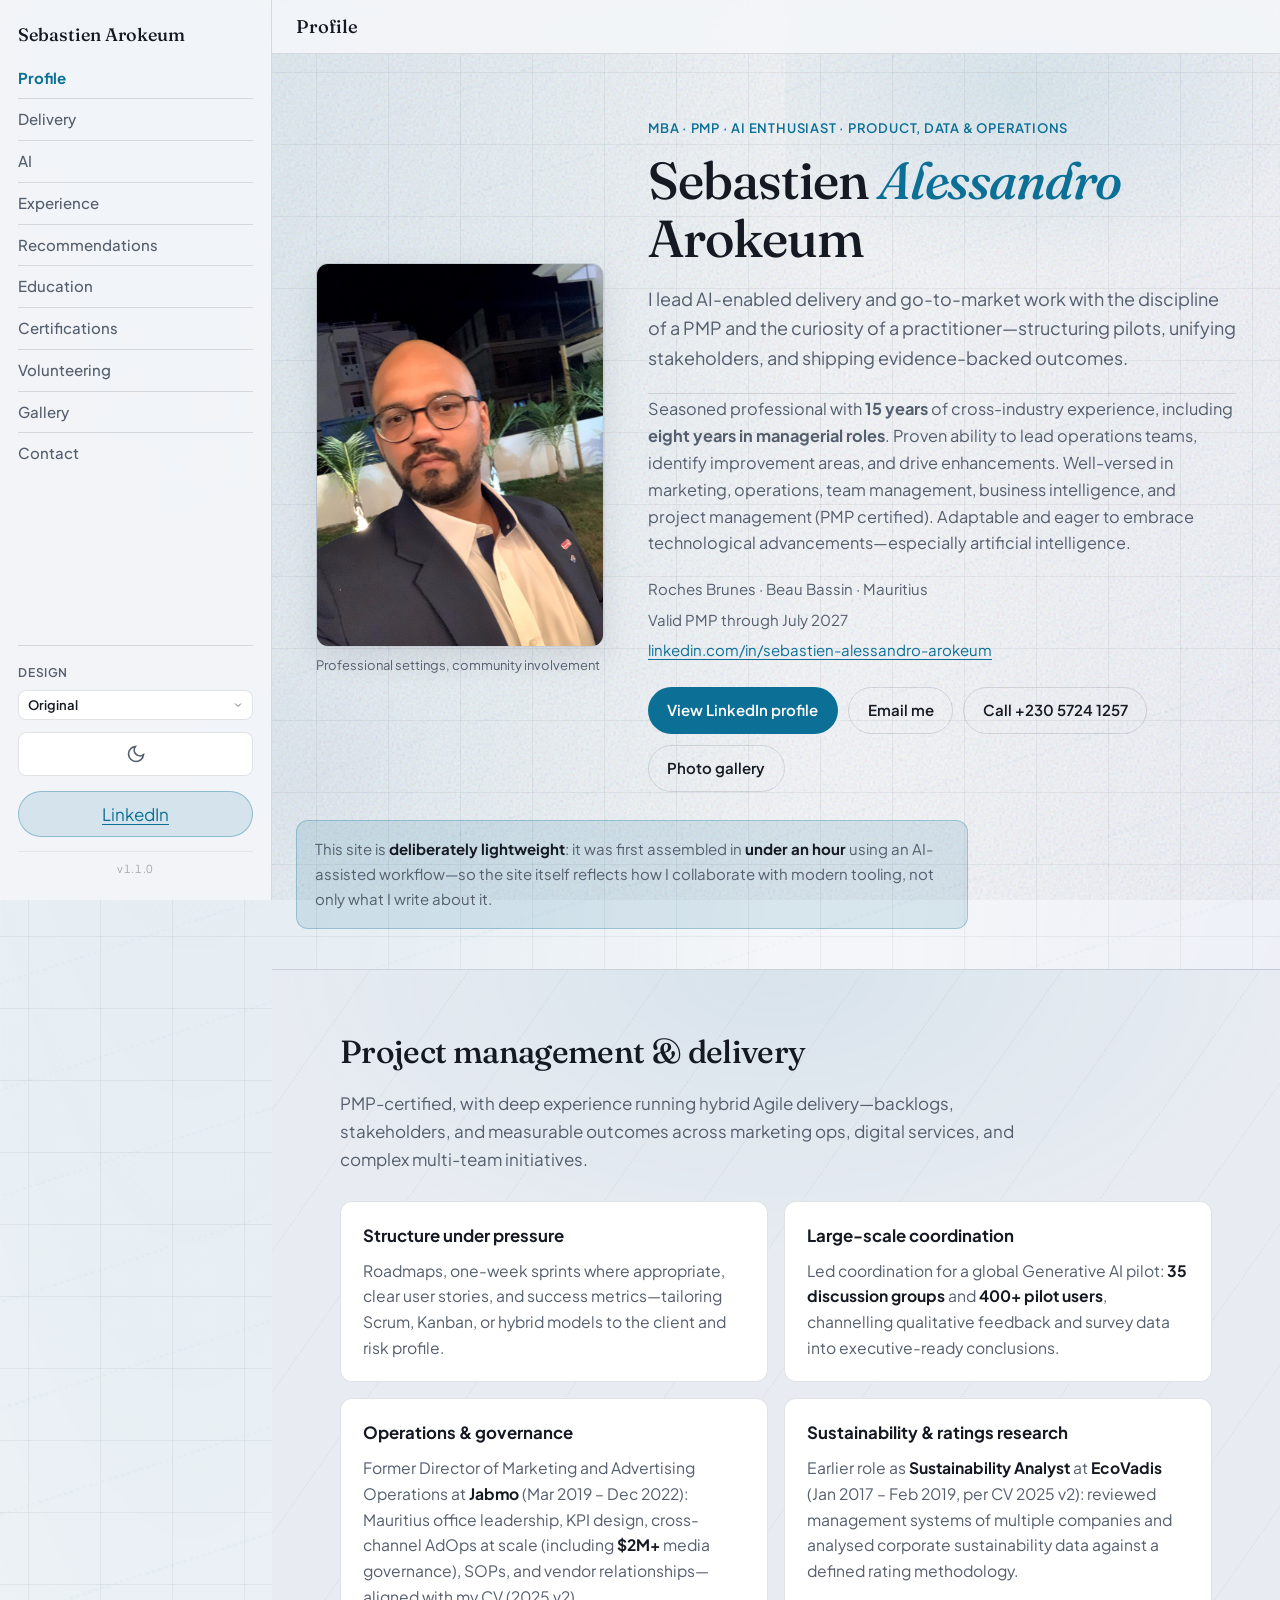
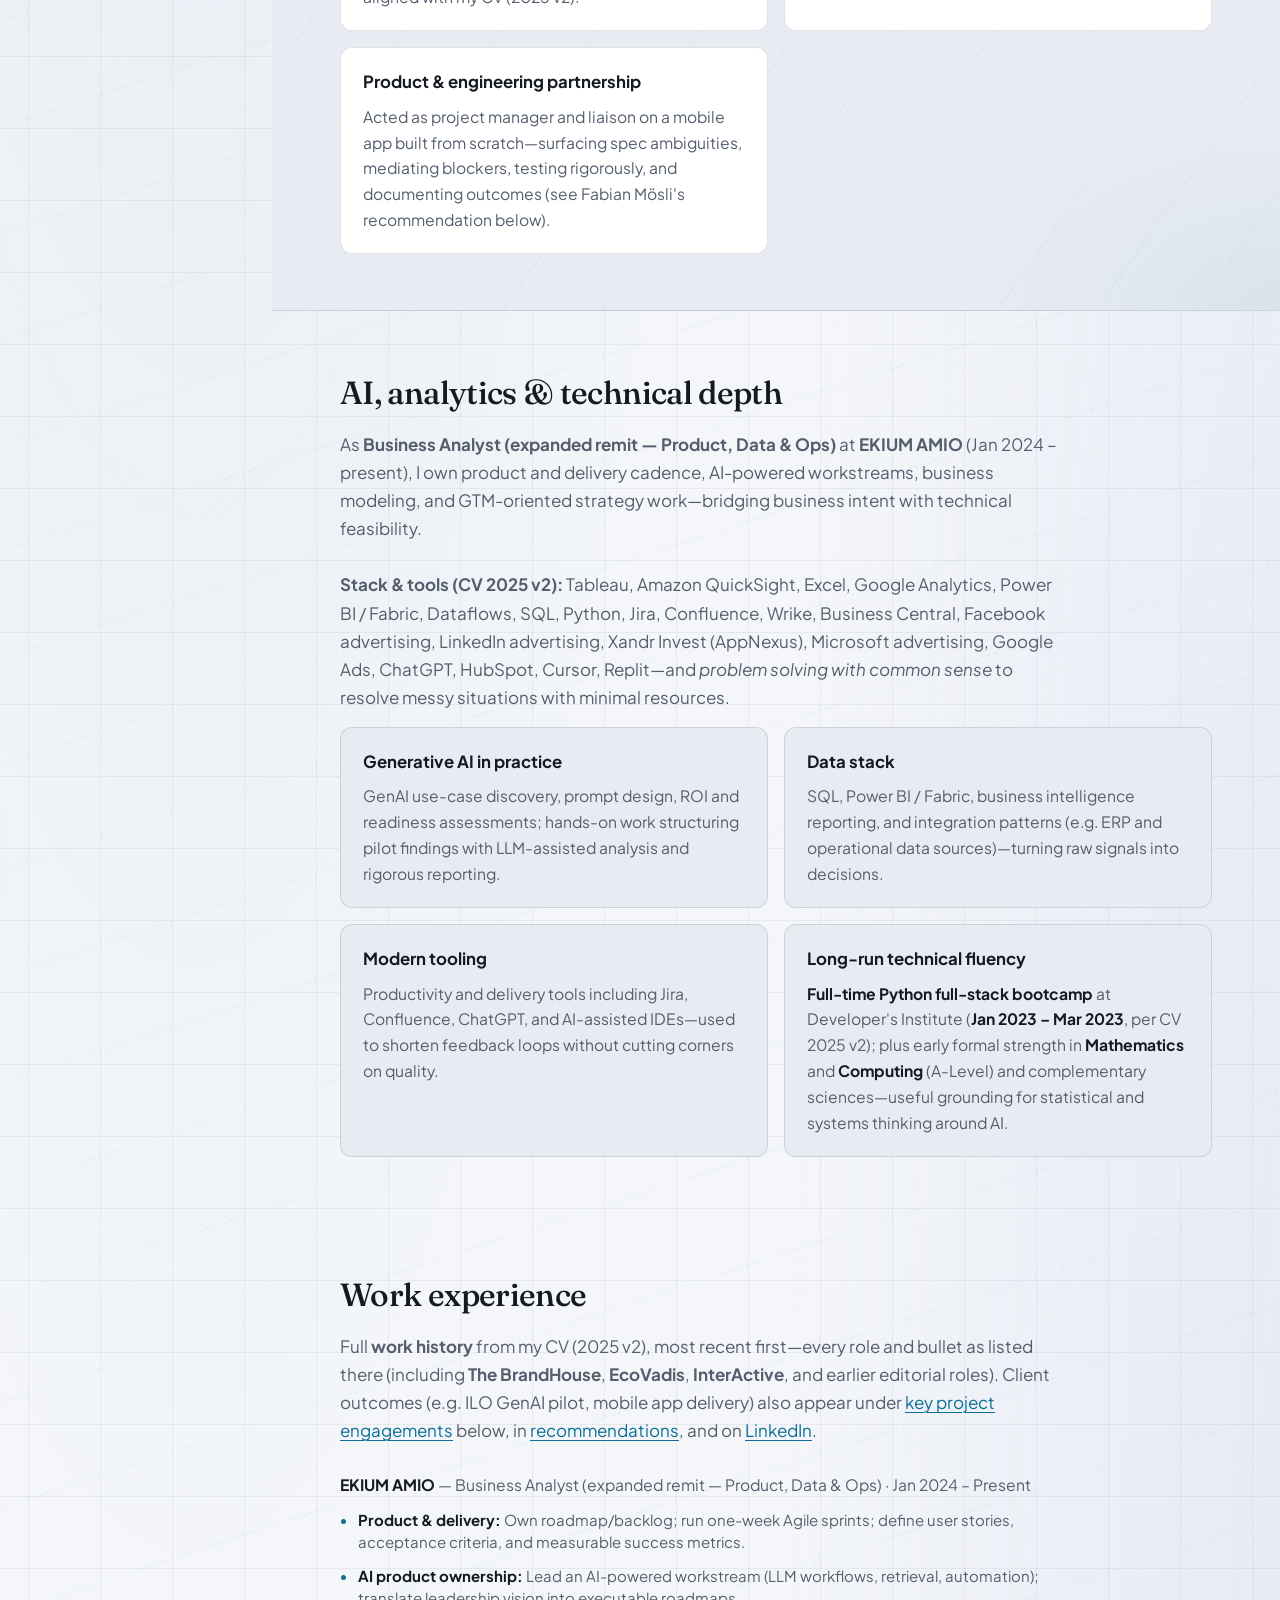
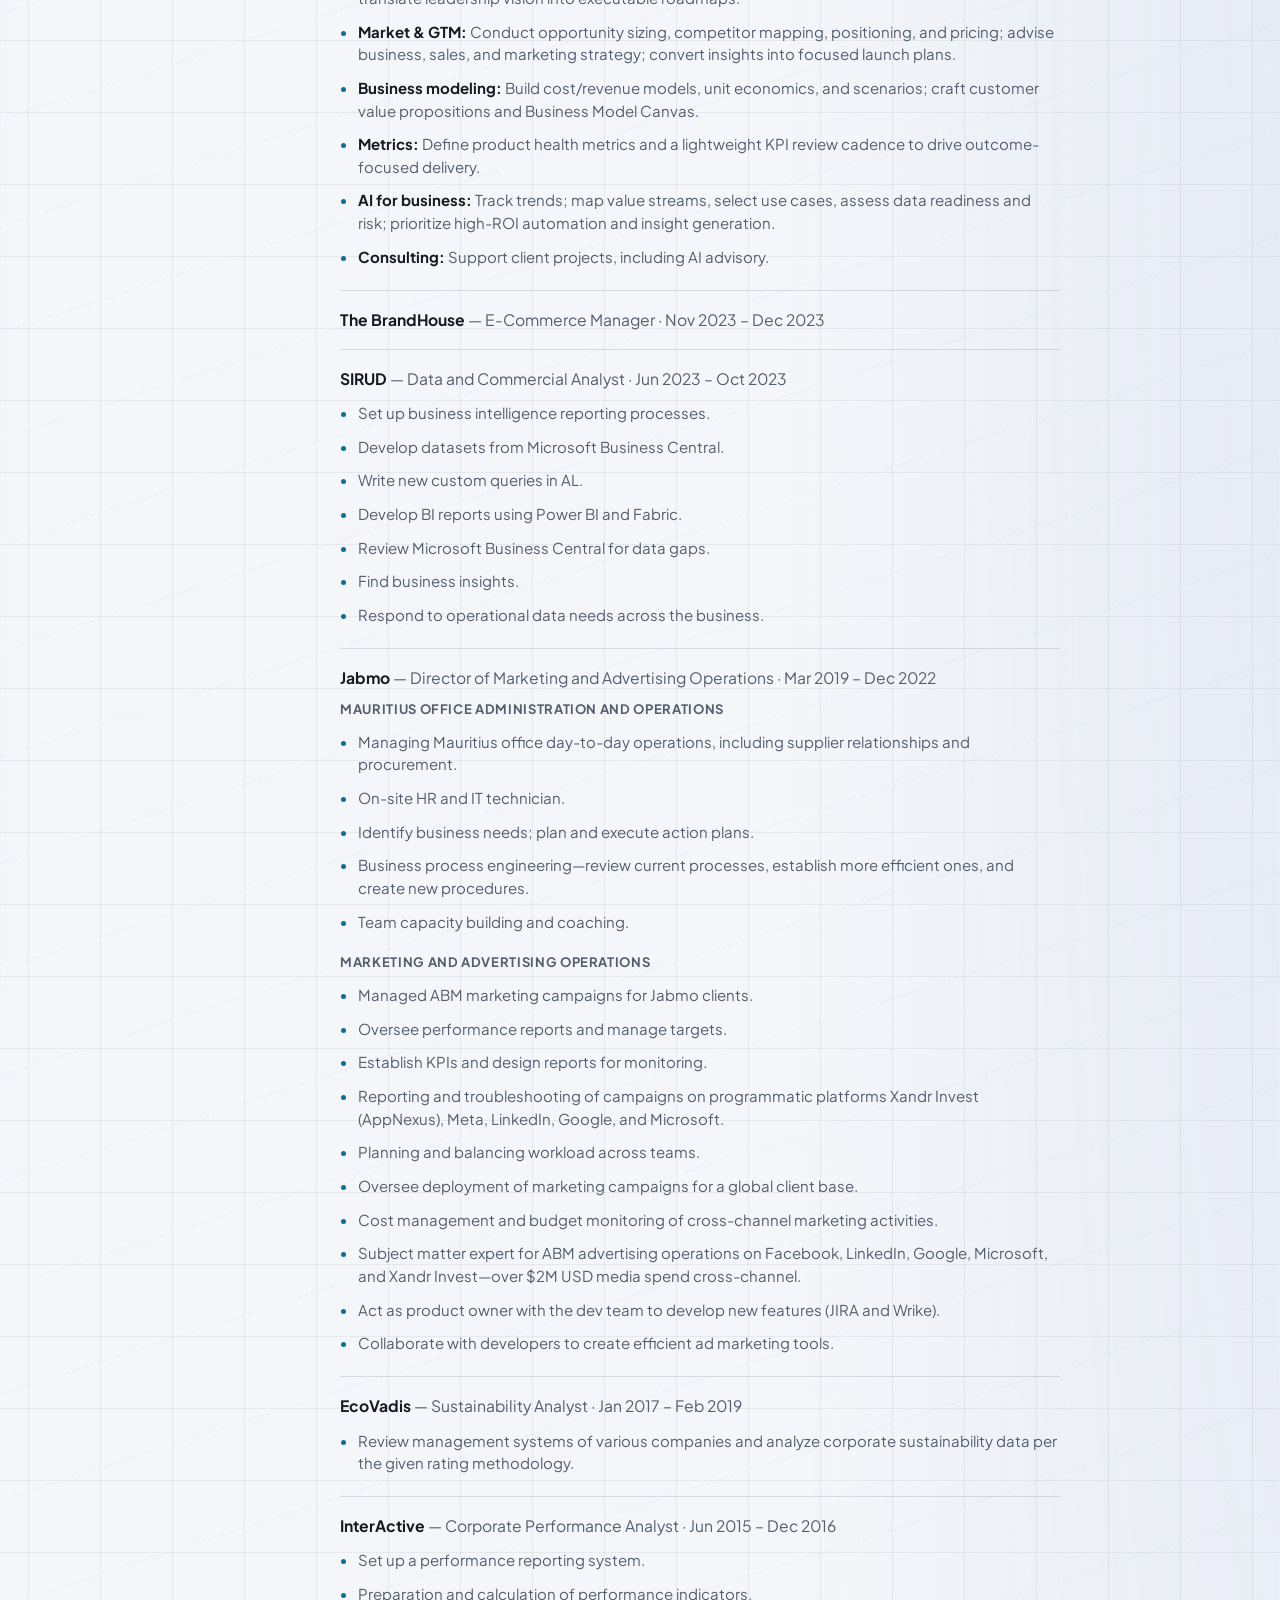
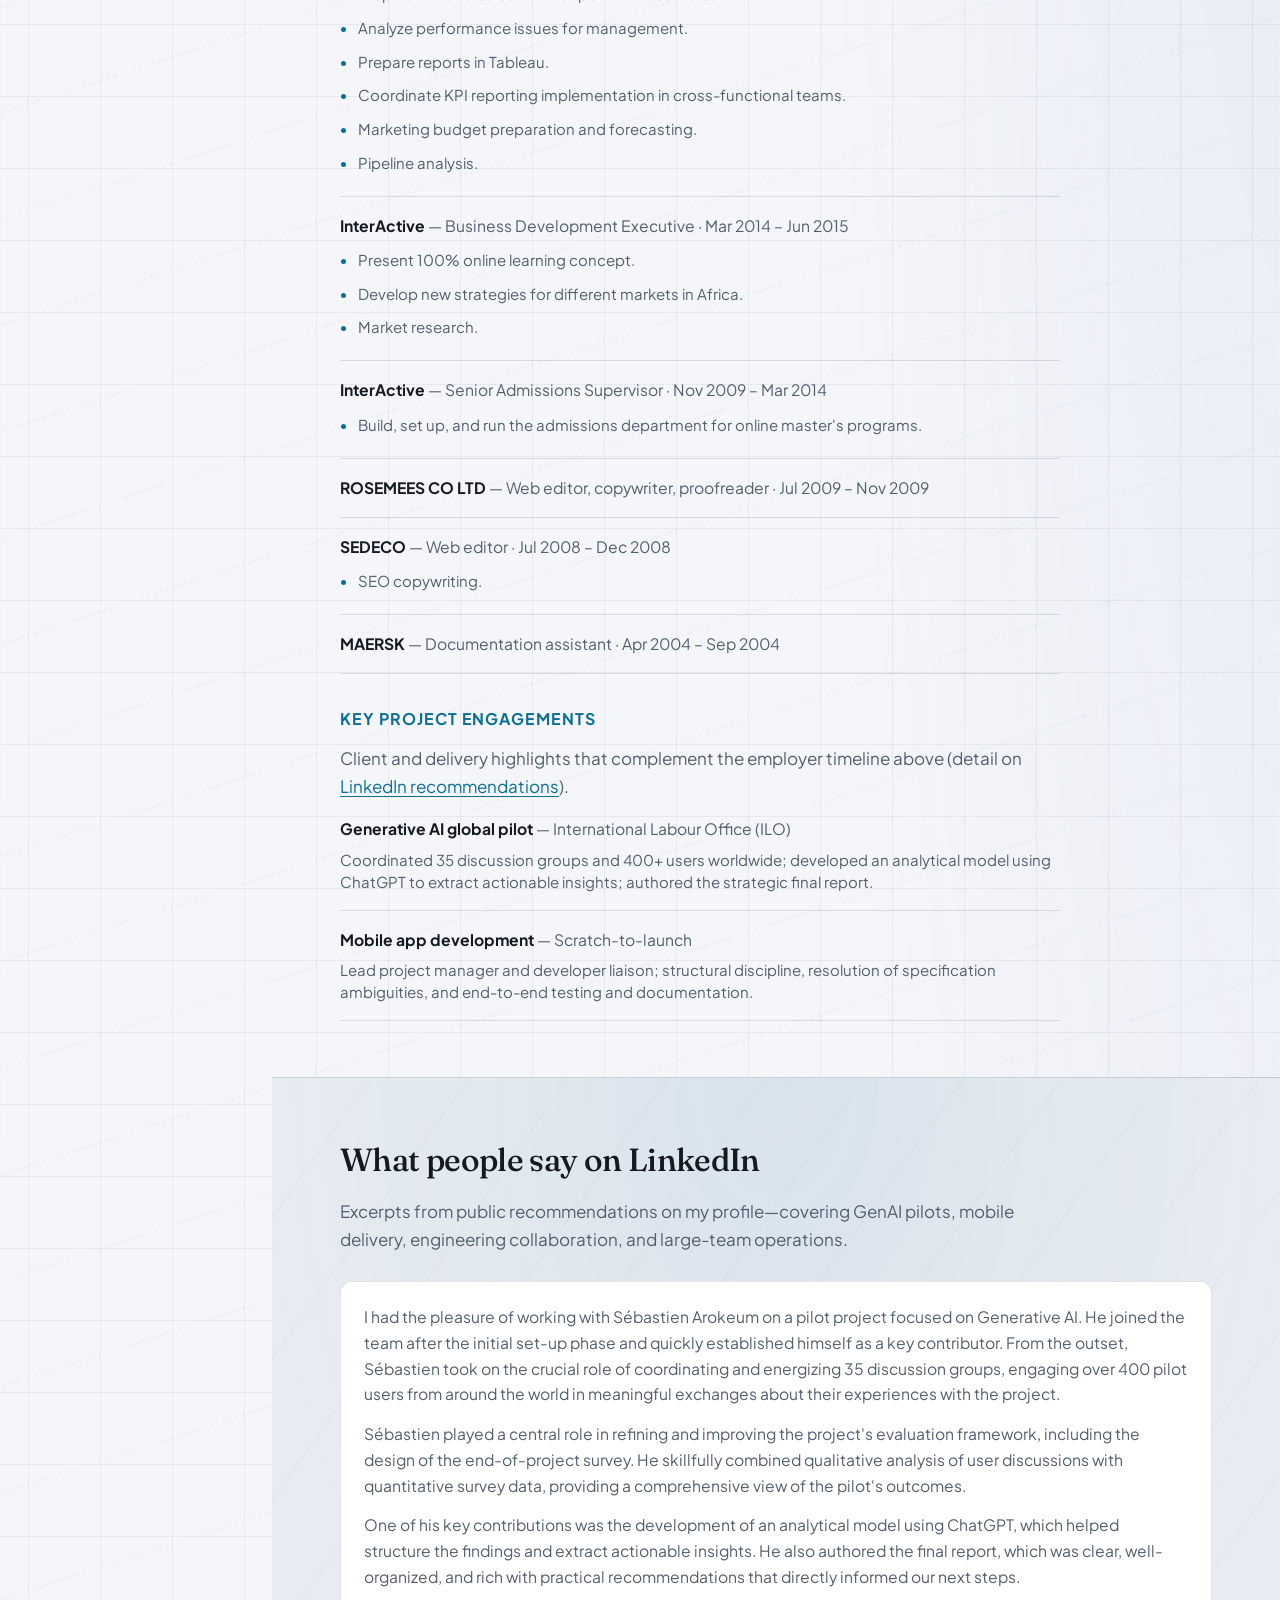
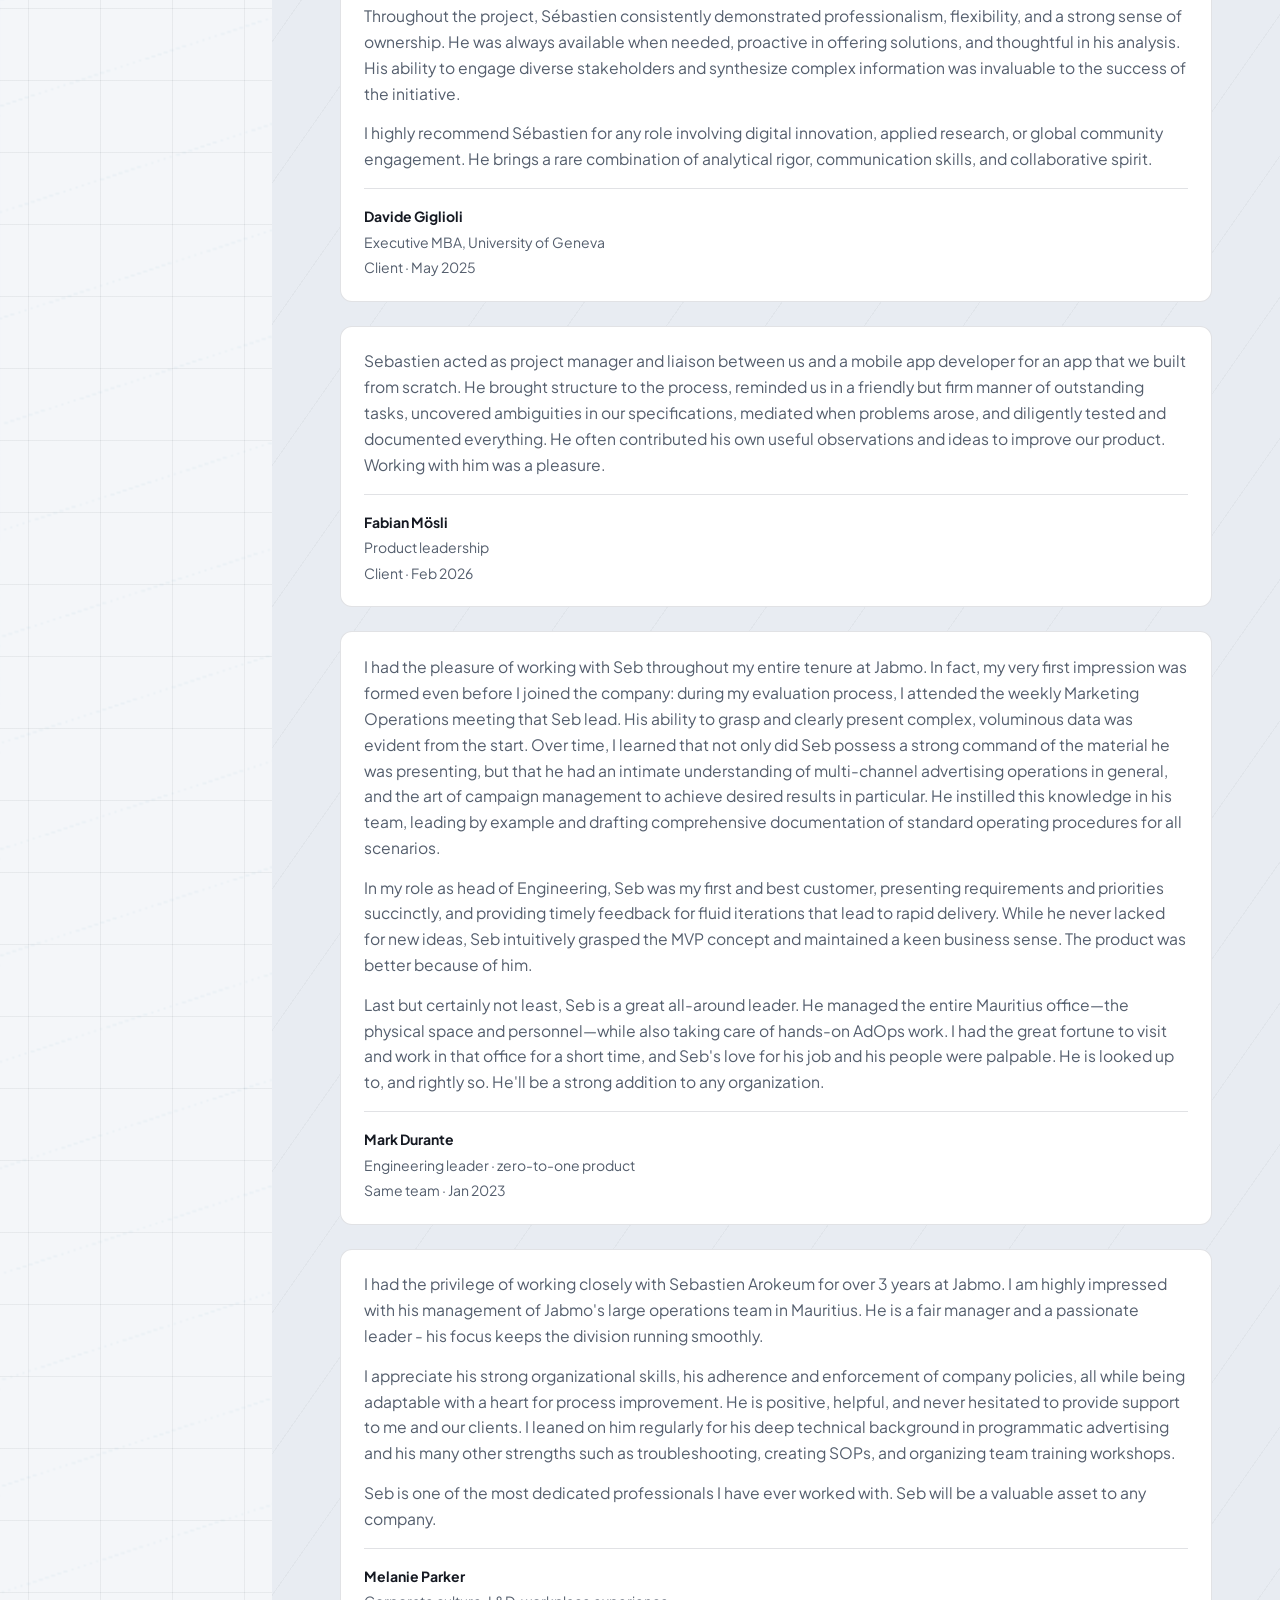
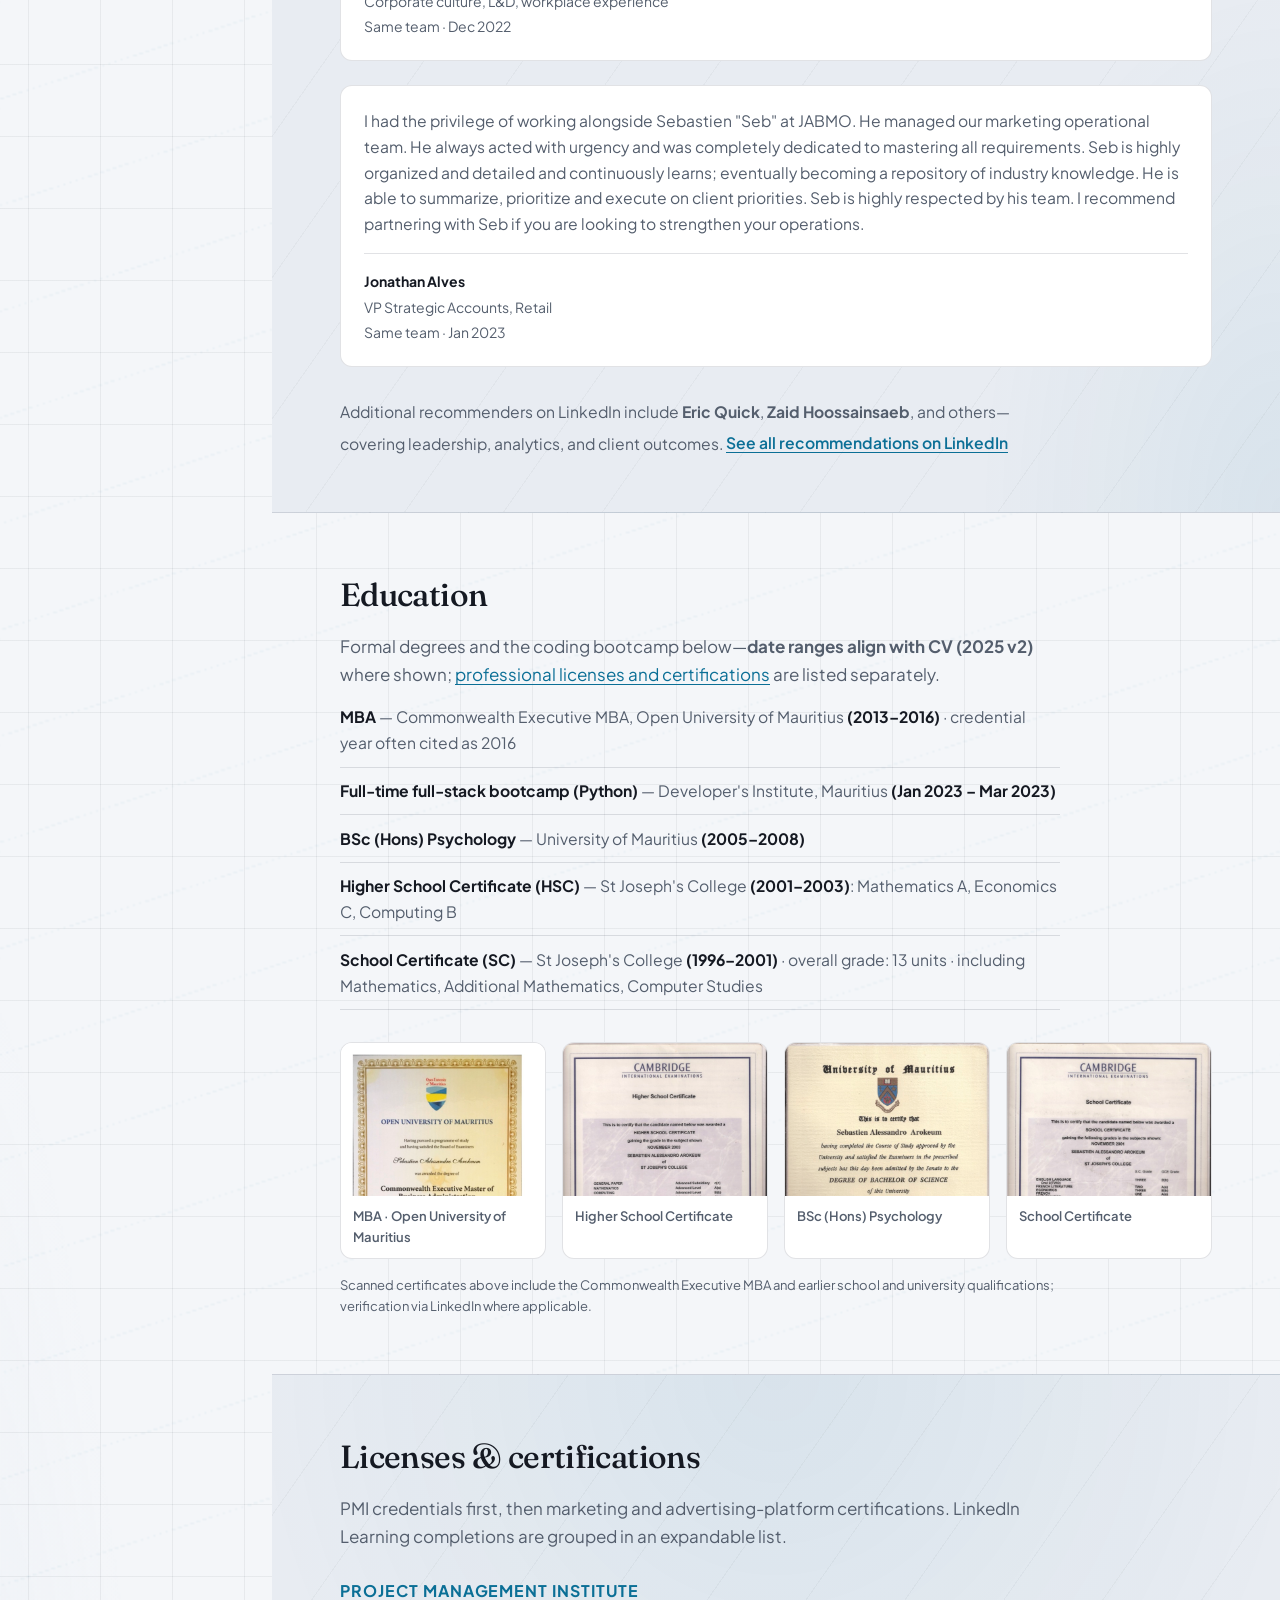
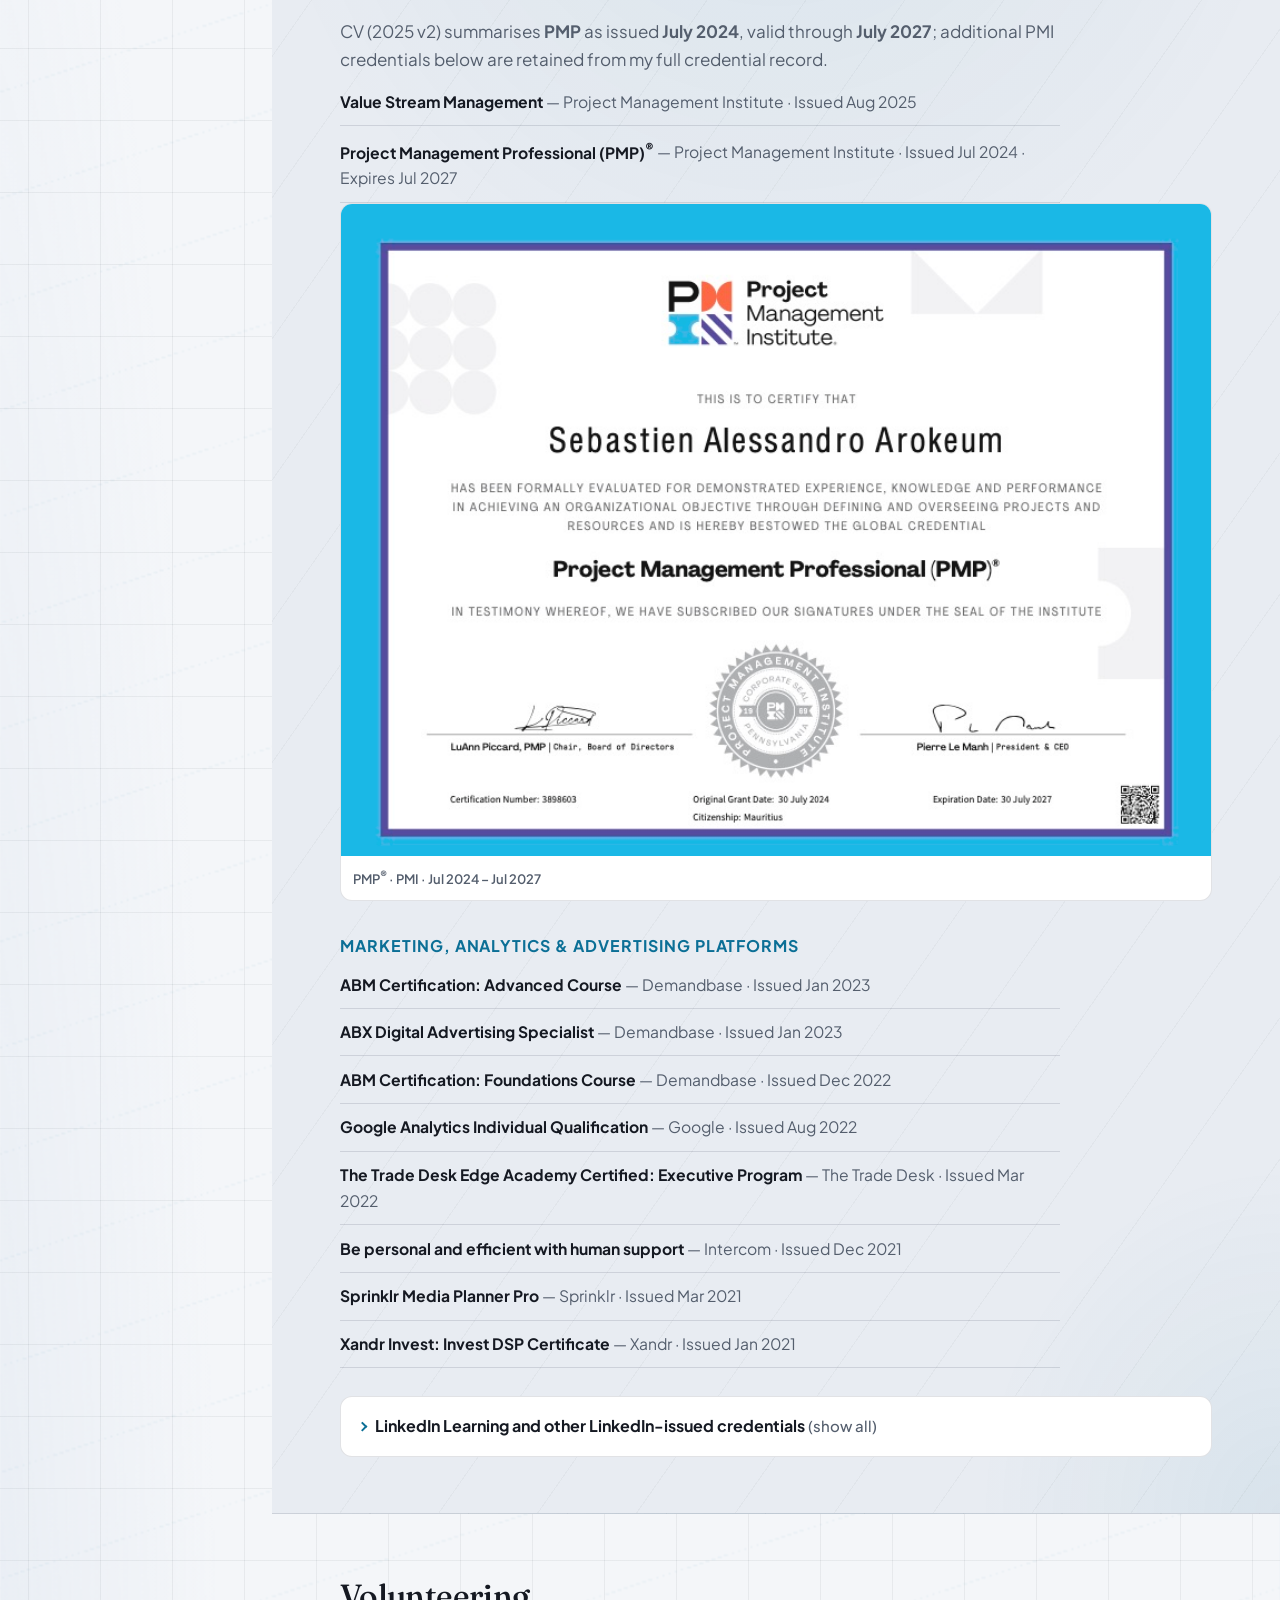
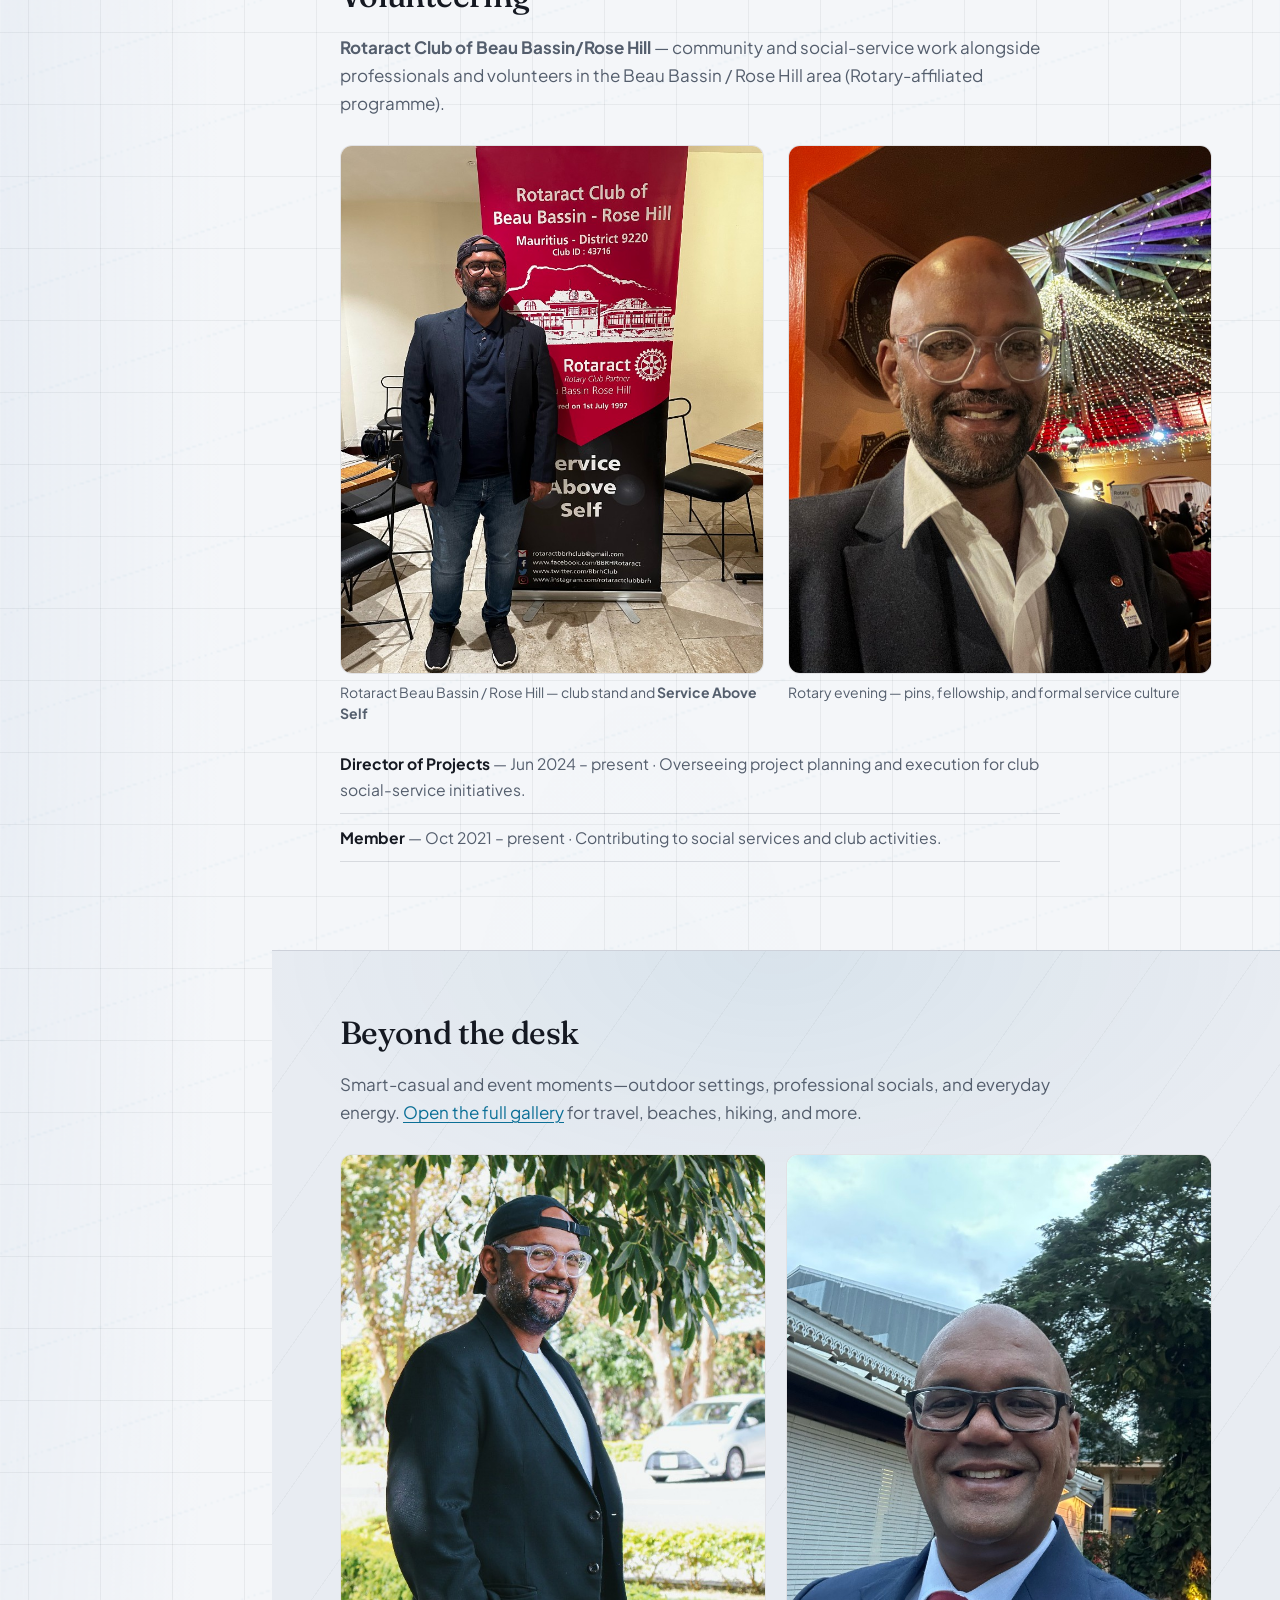
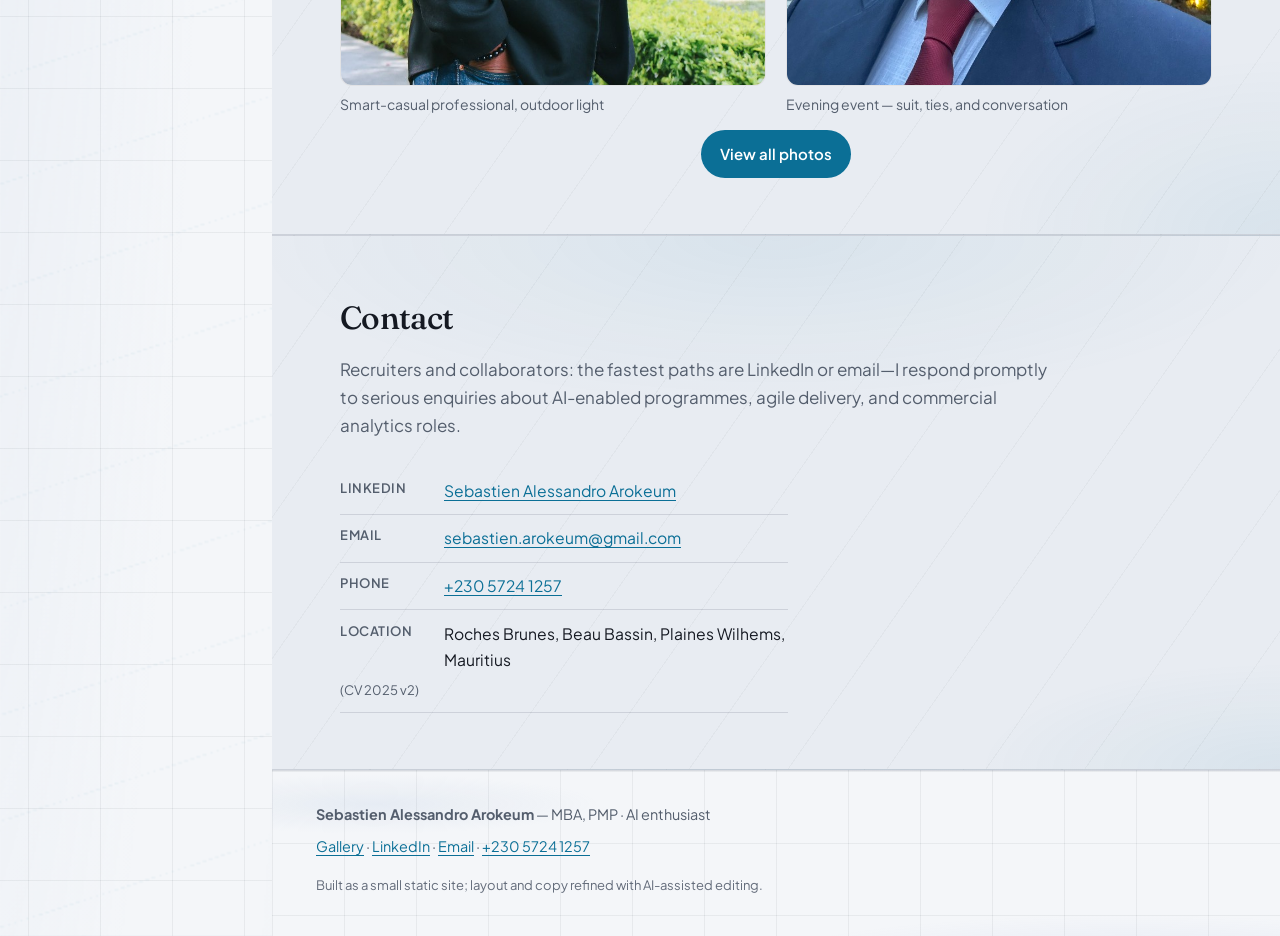
<file: index.html>
<!DOCTYPE html>
<html lang="en">
<head>
  <script>
    window.dataLayer = window.dataLayer || [];
    function gtag(){dataLayer.push(arguments);}
    /* Consent Mode v2 defaults before GTM: allows GA4 (G-FKVWZ4JN50) to send when no CMP is present.
       If you add a cookie banner, replace with denied-by-default and update on user choice. */
    gtag('consent', 'default', {
      analytics_storage: 'granted',
      ad_storage: 'granted',
      ad_user_data: 'granted',
      ad_personalization: 'granted'
    });
  </script>
  <!-- Google Tag Manager -->
  <script>(function(w,d,s,l,i){w[l]=w[l]||[];w[l].push({'gtm.start':
  new Date().getTime(),event:'gtm.js'});var f=d.getElementsByTagName(s)[0],
  j=d.createElement(s),dl=l!='dataLayer'?'&l='+l:'';j.async=true;j.src=
  'https://www.googletagmanager.com/gtm.js?id='+i+dl;f.parentNode.insertBefore(j,f);
  })(window,document,'script','dataLayer','GTM-TBCFM68');</script>
  <!-- End Google Tag Manager -->
  <meta charset="utf-8">
  <meta name="viewport" content="width=device-width, initial-scale=1">
  <title>Sebastien Arokeum — MBA, PMP | Product, data &amp; AI delivery</title>
  <meta name="description" content="Sebastien Alessandro Arokeum: seasoned professional (15+ years cross-industry, 8 in managerial roles), MBA, PMP, AI enthusiast—Mauritius. Marketing, operations, BI, agile delivery, GenAI pilots, and data-driven GTM.">
  <meta name="theme-color" id="theme-color-meta" content="#0c0f14">
  <script>
    (function () {
      var d = document.documentElement;
      var colors = { original: { light: '#f4f6f9', dark: '#0c0f14' }, apple: { light: '#f5f5f7', dark: '#000000' }, google: { light: '#f8f9fa', dark: '#131314' } };
      try {
        var a = localStorage.getItem('appearance');
        if (!a) {
          var leg = localStorage.getItem('theme');
          if (leg === 'light' || leg === 'dark') {
            a = leg;
            localStorage.setItem('appearance', a);
            localStorage.removeItem('theme');
          } else {
            a = window.matchMedia('(prefers-color-scheme: light)').matches ? 'light' : 'dark';
          }
        }
        d.setAttribute('data-appearance', a);
      } catch (e) {
        d.setAttribute('data-appearance', 'dark');
      }
      var v = localStorage.getItem('visualTheme');
      d.setAttribute('data-visual', (v === 'apple' || v === 'google' || v === 'original') ? v : 'original');
      var m = document.getElementById('theme-color-meta');
      if (m) {
        var vis = d.getAttribute('data-visual');
        var ap = d.getAttribute('data-appearance');
        m.content = (colors[vis] && colors[vis][ap]) || '#0c0f14';
      }
    })();
  </script>
  <link rel="preconnect" href="https://fonts.googleapis.com">
  <link rel="preconnect" href="https://fonts.gstatic.com" crossorigin>
  <link href="https://fonts.googleapis.com/css2?family=Fraunces:ital,opsz,wght@0,9..144,500;1,9..144,500&family=Inter:wght@400;500;600;700&family=Plus+Jakarta+Sans:ital,wght@0,400;0,500;0,600;0,700;1,400&family=Roboto+Serif:ital,opsz,wght@0,8..144,400;0,8..144,600;1,8..144,400&family=Roboto:ital,wght@0,400;0,500;0,700;1,400&family=Source+Serif+4:ital,opsz,wght@0,8..60,400;0,8..60,600;1,8..60,400&display=swap" rel="stylesheet">
  <link rel="stylesheet" href="styles.css">
</head>
<body>
  <!-- Google Tag Manager (noscript) -->
  <noscript><iframe src="https://www.googletagmanager.com/ns.html?id=GTM-TBCFM68" height="0" width="0" style="display:none;visibility:hidden" title="Google Tag Manager"></iframe></noscript>
  <!-- End Google Tag Manager (noscript) -->
  <a class="skip-link" href="#main">Skip to content</a>

  <div class="site-shell">
    <aside class="site-sidebar" id="site-sidebar" aria-label="Site">
      <div class="site-sidebar__inner">
        <a class="logo" href="index.html#top">Sebastien Arokeum</a>
        <nav id="site-nav" class="site-nav" aria-label="Primary">
          <a href="#top">Profile</a>
          <a href="#delivery">Delivery</a>
          <a href="#ai">AI</a>
          <a href="#experience">Experience</a>
          <a href="#recommendations">Recommendations</a>
          <a href="#education">Education</a>
          <a href="#certifications">Certifications</a>
          <a href="#volunteering">Volunteering</a>
          <a href="gallery.html">Gallery</a>
          <a href="#contact">Contact</a>
        </nav>
        <div class="site-sidebar__footer">
          <div class="theme-picker">
            <label class="theme-picker__label" for="visual-theme">Design</label>
            <select id="visual-theme" class="theme-select" aria-label="Choose site design theme. Selection is saved as default in this browser." title="Saved as your default on this device">
              <option value="original">Original</option>
              <option value="apple">Apple</option>
              <option value="google">Google</option>
            </select>
          </div>
          <button type="button" class="theme-toggle theme-toggle--sidebar" data-theme-toggle aria-pressed="false" title="Toggle light / dark appearance">
            <span class="visually-hidden">Toggle light / dark appearance</span>
            <svg class="theme-toggle__icon theme-toggle__icon--sun" xmlns="http://www.w3.org/2000/svg" width="20" height="20" viewBox="0 0 24 24" fill="none" stroke="currentColor" stroke-width="2" stroke-linecap="round" aria-hidden="true"><circle cx="12" cy="12" r="4"/><path d="M12 2v2M12 20v2M4.93 4.93l1.41 1.41M17.66 17.66l1.41 1.41M2 12h2M20 12h2M6.34 17.66l-1.41 1.41M19.07 4.93l-1.41 1.41"/></svg>
            <svg class="theme-toggle__icon theme-toggle__icon--moon" xmlns="http://www.w3.org/2000/svg" width="20" height="20" viewBox="0 0 24 24" fill="none" stroke="currentColor" stroke-width="2" stroke-linecap="round" aria-hidden="true"><path d="M21 12.79A9 9 0 1 1 11.21 3 7 7 0 0 0 21 12.79z"/></svg>
          </button>
          <a class="site-nav__cta" href="https://www.linkedin.com/in/sebastien-alessandro-arokeum/" target="_blank" rel="noopener noreferrer">LinkedIn</a>
          <p class="site-sidebar__version" id="site-version" aria-label="Site version"></p>
        </div>
      </div>
    </aside>

    <div class="site-content">
      <div class="site-drawer-backdrop" id="site-drawer-backdrop" aria-hidden="true"></div>
      <header class="site-topbar" aria-label="Current section">
        <button type="button" class="nav-toggle" aria-expanded="false" aria-controls="site-sidebar" aria-label="Open menu">
          <span class="nav-toggle__bar" aria-hidden="true"></span>
          <span class="nav-toggle__bar" aria-hidden="true"></span>
        </button>
        <p class="site-topbar__label" id="current-section-label" aria-live="polite">Profile</p>
        <button type="button" class="theme-toggle theme-toggle--topbar" data-theme-toggle aria-pressed="false" title="Toggle light / dark appearance">
          <span class="visually-hidden">Toggle light / dark appearance</span>
          <svg class="theme-toggle__icon theme-toggle__icon--sun" xmlns="http://www.w3.org/2000/svg" width="20" height="20" viewBox="0 0 24 24" fill="none" stroke="currentColor" stroke-width="2" stroke-linecap="round" aria-hidden="true"><circle cx="12" cy="12" r="4"/><path d="M12 2v2M12 20v2M4.93 4.93l1.41 1.41M17.66 17.66l1.41 1.41M2 12h2M20 12h2M6.34 17.66l-1.41 1.41M19.07 4.93l-1.41 1.41"/></svg>
          <svg class="theme-toggle__icon theme-toggle__icon--moon" xmlns="http://www.w3.org/2000/svg" width="20" height="20" viewBox="0 0 24 24" fill="none" stroke="currentColor" stroke-width="2" stroke-linecap="round" aria-hidden="true"><path d="M21 12.79A9 9 0 1 1 11.21 3 7 7 0 0 0 21 12.79z"/></svg>
        </button>
      </header>

      <main id="main">
      <section id="top" class="hero" data-nav-label="Profile">
      <div class="hero__grid">
        <figure class="hero__figure">
          <img class="hero__photo" src="assets/photos/hero-professional.png" width="640" height="800" alt="Sebastien Arokeum in professional attire at an evening event, with Rotary-related lapel pins." fetchpriority="high">
          <figcaption class="hero__caption">Professional settings, community involvement</figcaption>
        </figure>
        <div class="hero__content">
          <p class="eyebrow">MBA · PMP · AI enthusiast · Product, data &amp; operations</p>
          <h1 class="hero__title">Sebastien <span class="hero__accent">Alessandro</span> Arokeum</h1>
          <p class="hero__lede">
            I lead AI-enabled delivery and go-to-market work with the discipline of a PMP and the curiosity of a practitioner—structuring pilots,
            unifying stakeholders, and shipping evidence-backed outcomes.
          </p>
          <p class="hero__lede hero__lede--profile">
            Seasoned professional with <strong>15 years</strong> of cross-industry experience, including <strong>eight years in managerial roles</strong>.
            Proven ability to lead operations teams, identify improvement areas, and drive enhancements. Well-versed in marketing, operations, team management,
            business intelligence, and project management (PMP certified). Adaptable and eager to embrace technological advancements—especially artificial intelligence.
          </p>
          <ul class="hero__meta">
            <li>Roches Brunes · Beau Bassin · Mauritius</li>
            <li>Valid PMP through July 2027</li>
            <li><a href="https://www.linkedin.com/in/sebastien-alessandro-arokeum/" target="_blank" rel="noopener noreferrer">linkedin.com/in/sebastien-alessandro-arokeum</a></li>
          </ul>
          <div class="hero__actions">
            <a class="btn btn--primary" href="https://www.linkedin.com/in/sebastien-alessandro-arokeum/" target="_blank" rel="noopener noreferrer">View LinkedIn profile</a>
            <a class="btn btn--ghost" href="mailto:sebastien.arokeum@gmail.com">Email me</a>
            <a class="btn btn--ghost" href="tel:+23057241257">Call +230&nbsp;5724&nbsp;1257</a>
            <a class="btn btn--ghost" href="gallery.html">Photo gallery</a>
          </div>
        </div>
      </div>
      <p class="hero__note hero__note--full">
        This site is <strong>deliberately lightweight</strong>: it was first assembled in <strong>under an hour</strong> using an AI-assisted workflow—so the site itself reflects how I collaborate with modern tooling, not only what I write about it.
      </p>
    </section>

    <section id="delivery" class="section section--surface" data-nav-label="Delivery">
      <div class="section__inner">
        <h2 class="section__title">Project management &amp; delivery</h2>
        <p class="section__intro">
          PMP-certified, with deep experience running hybrid Agile delivery—backlogs, stakeholders, and measurable outcomes across marketing ops,
          digital services, and complex multi-team initiatives.
        </p>
        <ul class="card-list">
          <li class="card">
            <h3 class="card__title">Structure under pressure</h3>
            <p class="card__text">
              Roadmaps, one-week sprints where appropriate, clear user stories, and success metrics—tailoring Scrum, Kanban, or hybrid models to the client and risk profile.
            </p>
          </li>
          <li class="card">
            <h3 class="card__title">Large-scale coordination</h3>
            <p class="card__text">
              Led coordination for a global Generative AI pilot: <strong>35 discussion groups</strong> and <strong>400+ pilot users</strong>, channelling qualitative feedback and survey data into executive-ready conclusions.
            </p>
          </li>
          <li class="card">
            <h3 class="card__title">Operations &amp; governance</h3>
            <p class="card__text">
              Former Director of Marketing and Advertising Operations at <strong>Jabmo</strong> (Mar 2019 – Dec 2022): Mauritius office leadership, KPI design, cross-channel AdOps at scale (including <strong>$2M+</strong> media governance), SOPs, and vendor relationships—aligned with my CV (2025 v2).
            </p>
          </li>
          <li class="card">
            <h3 class="card__title">Sustainability &amp; ratings research</h3>
            <p class="card__text">
              Earlier role as <strong>Sustainability Analyst</strong> at <strong>EcoVadis</strong> (Jan 2017 – Feb 2019, per CV 2025 v2): reviewed management systems of multiple companies and analysed corporate sustainability data against a defined rating methodology.
            </p>
          </li>
          <li class="card">
            <h3 class="card__title">Product &amp; engineering partnership</h3>
            <p class="card__text">
              Acted as project manager and liaison on a mobile app built from scratch—surfacing spec ambiguities, mediating blockers, testing rigorously, and documenting outcomes (see Fabian Mösli&apos;s recommendation below).
            </p>
          </li>
        </ul>
      </div>
    </section>

    <section id="ai" class="section" data-nav-label="AI">
      <div class="section__inner">
        <h2 class="section__title">AI, analytics &amp; technical depth</h2>
        <p class="section__intro">
          As <strong>Business Analyst (expanded remit — Product, Data &amp; Ops)</strong> at <strong>EKIUM AMIO</strong> (Jan 2024 – present), I own product and delivery cadence, AI-powered workstreams, business modeling, and GTM-oriented strategy work—bridging business intent with technical feasibility.
        </p>
        <p class="section__intro section__intro--tight">
          <strong>Stack &amp; tools (CV 2025 v2):</strong> Tableau, Amazon QuickSight, Excel, Google Analytics, Power BI / Fabric, Dataflows, SQL, Python, Jira, Confluence,
          Wrike, Business Central, Facebook advertising, LinkedIn advertising, Xandr Invest (AppNexus), Microsoft advertising, Google Ads, ChatGPT, HubSpot, Cursor, Replit—and
          <em>problem solving with common sense</em> to resolve messy situations with minimal resources.
        </p>
        <ul class="card-list card-list--two">
          <li class="card">
            <h3 class="card__title">Generative AI in practice</h3>
            <p class="card__text">
              GenAI use-case discovery, prompt design, ROI and readiness assessments; hands-on work structuring pilot findings with LLM-assisted analysis and rigorous reporting.
            </p>
          </li>
          <li class="card">
            <h3 class="card__title">Data stack</h3>
            <p class="card__text">
              SQL, Power BI / Fabric, business intelligence reporting, and integration patterns (e.g. ERP and operational data sources)—turning raw signals into decisions.
            </p>
          </li>
          <li class="card">
            <h3 class="card__title">Modern tooling</h3>
            <p class="card__text">
              Productivity and delivery tools including Jira, Confluence, ChatGPT, and AI-assisted IDEs—used to shorten feedback loops without cutting corners on quality.
            </p>
          </li>
          <li class="card">
            <h3 class="card__title">Long-run technical fluency</h3>
            <p class="card__text">
              <strong>Full-time Python full-stack bootcamp</strong> at Developer&apos;s Institute (<strong>Jan 2023 – Mar 2023</strong>, per CV 2025 v2); plus early formal strength in <strong>Mathematics</strong> and <strong>Computing</strong> (A-Level) and complementary sciences—useful grounding for statistical and systems thinking around AI.
            </p>
          </li>
        </ul>
      </div>
    </section>

    <section id="experience" class="section" data-nav-label="Experience">
      <div class="section__inner">
        <h2 class="section__title">Work experience</h2>
        <p class="section__intro">
          Full <strong>work history</strong> from my CV (2025 v2), most recent first—every role and bullet as listed there (including <strong>The BrandHouse</strong>, <strong>EcoVadis</strong>, <strong>InterActive</strong>, and earlier editorial roles).
          Client outcomes (e.g. ILO GenAI pilot, mobile app delivery) also appear under <a href="#key-projects">key project engagements</a> below, in <a href="#recommendations">recommendations</a>, and on
          <a href="https://www.linkedin.com/in/sebastien-alessandro-arokeum/" target="_blank" rel="noopener noreferrer">LinkedIn</a>.
        </p>
        <ul class="timeline timeline--experience">
          <li>
            <strong>EKIUM AMIO</strong> — Business Analyst (expanded remit — Product, Data &amp; Ops) · Jan 2024 – Present
            <ul class="timeline__bullets">
              <li><strong>Product &amp; delivery:</strong> Own roadmap/backlog; run one-week Agile sprints; define user stories, acceptance criteria, and measurable success metrics.</li>
              <li><strong>AI product ownership:</strong> Lead an AI-powered workstream (LLM workflows, retrieval, automation); translate leadership vision into executable roadmaps.</li>
              <li><strong>Market &amp; GTM:</strong> Conduct opportunity sizing, competitor mapping, positioning, and pricing; advise business, sales, and marketing strategy; convert insights into focused launch plans.</li>
              <li><strong>Business modeling:</strong> Build cost/revenue models, unit economics, and scenarios; craft customer value propositions and Business Model Canvas.</li>
              <li><strong>Metrics:</strong> Define product health metrics and a lightweight KPI review cadence to drive outcome-focused delivery.</li>
              <li><strong>AI for business:</strong> Track trends; map value streams, select use cases, assess data readiness and risk; prioritize high-ROI automation and insight generation.</li>
              <li><strong>Consulting:</strong> Support client projects, including AI advisory.</li>
            </ul>
          </li>
          <li>
            <strong>The BrandHouse</strong> — E-Commerce Manager · Nov 2023 – Dec 2023
          </li>
          <li>
            <strong>SIRUD</strong> — Data and Commercial Analyst · Jun 2023 – Oct 2023
            <ul class="timeline__bullets">
              <li>Set up business intelligence reporting processes.</li>
              <li>Develop datasets from Microsoft Business Central.</li>
              <li>Write new custom queries in AL.</li>
              <li>Develop BI reports using Power BI and Fabric.</li>
              <li>Review Microsoft Business Central for data gaps.</li>
              <li>Find business insights.</li>
              <li>Respond to operational data needs across the business.</li>
            </ul>
          </li>
          <li>
            <strong>Jabmo</strong> — Director of Marketing and Advertising Operations · Mar 2019 – Dec 2022
            <p class="timeline__subhead">Mauritius office administration and operations</p>
            <ul class="timeline__bullets">
              <li>Managing Mauritius office day-to-day operations, including supplier relationships and procurement.</li>
              <li>On-site HR and IT technician.</li>
              <li>Identify business needs; plan and execute action plans.</li>
              <li>Business process engineering—review current processes, establish more efficient ones, and create new procedures.</li>
              <li>Team capacity building and coaching.</li>
            </ul>
            <p class="timeline__subhead">Marketing and advertising operations</p>
            <ul class="timeline__bullets">
              <li>Managed ABM marketing campaigns for Jabmo clients.</li>
              <li>Oversee performance reports and manage targets.</li>
              <li>Establish KPIs and design reports for monitoring.</li>
              <li>Reporting and troubleshooting of campaigns on programmatic platforms Xandr Invest (AppNexus), Meta, LinkedIn, Google, and Microsoft.</li>
              <li>Planning and balancing workload across teams.</li>
              <li>Oversee deployment of marketing campaigns for a global client base.</li>
              <li>Cost management and budget monitoring of cross-channel marketing activities.</li>
              <li>Subject matter expert for ABM advertising operations on Facebook, LinkedIn, Google, Microsoft, and Xandr Invest—over $2M USD media spend cross-channel.</li>
              <li>Act as product owner with the dev team to develop new features (JIRA and Wrike).</li>
              <li>Collaborate with developers to create efficient ad marketing tools.</li>
            </ul>
          </li>
          <li>
            <strong>EcoVadis</strong> — Sustainability Analyst · Jan 2017 – Feb 2019
            <ul class="timeline__bullets">
              <li>Review management systems of various companies and analyze corporate sustainability data per the given rating methodology.</li>
            </ul>
          </li>
          <li>
            <strong>InterActive</strong> — Corporate Performance Analyst · Jun 2015 – Dec 2016
            <ul class="timeline__bullets">
              <li>Set up a performance reporting system.</li>
              <li>Preparation and calculation of performance indicators.</li>
              <li>Analyze performance issues for management.</li>
              <li>Prepare reports in Tableau.</li>
              <li>Coordinate KPI reporting implementation in cross-functional teams.</li>
              <li>Marketing budget preparation and forecasting.</li>
              <li>Pipeline analysis.</li>
            </ul>
          </li>
          <li>
            <strong>InterActive</strong> — Business Development Executive · Mar 2014 – Jun 2015
            <ul class="timeline__bullets">
              <li>Present 100% online learning concept.</li>
              <li>Develop new strategies for different markets in Africa.</li>
              <li>Market research.</li>
            </ul>
          </li>
          <li>
            <strong>InterActive</strong> — Senior Admissions Supervisor · Nov 2009 – Mar 2014
            <ul class="timeline__bullets">
              <li>Build, set up, and run the admissions department for online master&apos;s programs.</li>
            </ul>
          </li>
          <li>
            <strong>ROSEMEES CO LTD</strong> — Web editor, copywriter, proofreader · Jul 2009 – Nov 2009
          </li>
          <li>
            <strong>SEDECO</strong> — Web editor · Jul 2008 – Dec 2008
            <ul class="timeline__bullets">
              <li>SEO copywriting.</li>
            </ul>
          </li>
          <li>
            <strong>MAERSK</strong> — Documentation assistant · Apr 2004 – Sep 2004
          </li>
        </ul>
        <h3 class="cert-heading" id="key-projects">Key project engagements</h3>
        <p class="section__intro section__intro--tight">
          Client and delivery highlights that complement the employer timeline above (detail on <a href="#recommendations">LinkedIn recommendations</a>).
        </p>
        <ul class="timeline timeline--experience timeline--flush">
          <li>
            <strong>Generative AI global pilot</strong> — International Labour Office (ILO)<br>
            <span class="timeline__detail">Coordinated 35 discussion groups and 400+ users worldwide; developed an analytical model using ChatGPT to extract actionable insights; authored the strategic final report.</span>
          </li>
          <li>
            <strong>Mobile app development</strong> — Scratch-to-launch<br>
            <span class="timeline__detail">Lead project manager and developer liaison; structural discipline, resolution of specification ambiguities, and end-to-end testing and documentation.</span>
          </li>
        </ul>
      </div>
    </section>

    <section id="recommendations" class="section section--surface" data-nav-label="Recommendations">
      <div class="section__inner">
        <h2 class="section__title">What people say on LinkedIn</h2>
        <p class="section__intro">
          Excerpts from public recommendations on my profile—covering GenAI pilots, mobile delivery, engineering collaboration, and large-team operations.
        </p>

        <div class="quotes">
          <figure class="quote">
            <blockquote cite="https://www.linkedin.com/in/sebastien-alessandro-arokeum/">
              <p>
                I had the pleasure of working with Sébastien Arokeum on a pilot project focused on Generative AI. He joined the team after the initial set-up phase and quickly established himself as a key contributor. From the outset, Sébastien took on the crucial role of coordinating and energizing 35 discussion groups, engaging over 400 pilot users from around the world in meaningful exchanges about their experiences with the project.
              </p>
              <p>
                Sébastien played a central role in refining and improving the project&apos;s evaluation framework, including the design of the end-of-project survey. He skillfully combined qualitative analysis of user discussions with quantitative survey data, providing a comprehensive view of the pilot&apos;s outcomes.
              </p>
              <p>
                One of his key contributions was the development of an analytical model using ChatGPT, which helped structure the findings and extract actionable insights. He also authored the final report, which was clear, well-organized, and rich with practical recommendations that directly informed our next steps.
              </p>
              <p>
                Throughout the project, Sébastien consistently demonstrated professionalism, flexibility, and a strong sense of ownership. He was always available when needed, proactive in offering solutions, and thoughtful in his analysis. His ability to engage diverse stakeholders and synthesize complex information was invaluable to the success of the initiative.
              </p>
              <p>
                I highly recommend Sébastien for any role involving digital innovation, applied research, or global community engagement. He brings a rare combination of analytical rigor, communication skills, and collaborative spirit.
              </p>
            </blockquote>
            <figcaption>
              <cite class="quote__who">Davide Giglioli</cite>
              <span class="quote__role">Executive MBA, University of Geneva</span>
              <span class="quote__rel">Client · May 2025</span>
            </figcaption>
          </figure>

          <figure class="quote">
            <blockquote cite="https://www.linkedin.com/in/sebastien-alessandro-arokeum/">
              <p>
                Sebastien acted as project manager and liaison between us and a mobile app developer for an app that we built from scratch. He brought structure to the process, reminded us in a friendly but firm manner of outstanding tasks, uncovered ambiguities in our specifications, mediated when problems arose, and diligently tested and documented everything. He often contributed his own useful observations and ideas to improve our product. Working with him was a pleasure.
              </p>
            </blockquote>
            <figcaption>
              <cite class="quote__who">Fabian Mösli</cite>
              <span class="quote__role">Product leadership</span>
              <span class="quote__rel">Client · Feb 2026</span>
            </figcaption>
          </figure>

          <figure class="quote">
            <blockquote cite="https://www.linkedin.com/in/sebastien-alessandro-arokeum/">
              <p>
                I had the pleasure of working with Seb throughout my entire tenure at Jabmo. In fact, my very first impression was formed even before I joined the company: during my evaluation process, I attended the weekly Marketing Operations meeting that Seb lead. His ability to grasp and clearly present complex, voluminous data was evident from the start. Over time, I learned that not only did Seb possess a strong command of the material he was presenting, but that he had an intimate understanding of multi-channel advertising operations in general, and the art of campaign management to achieve desired results in particular. He instilled this knowledge in his team, leading by example and drafting comprehensive documentation of standard operating procedures for all scenarios.
              </p>
              <p>
                In my role as head of Engineering, Seb was my first and best customer, presenting requirements and priorities succinctly, and providing timely feedback for fluid iterations that lead to rapid delivery. While he never lacked for new ideas, Seb intuitively grasped the MVP concept and maintained a keen business sense. The product was better because of him.
              </p>
              <p>
                Last but certainly not least, Seb is a great all-around leader. He managed the entire Mauritius office—the physical space and personnel—while also taking care of hands-on AdOps work. I had the great fortune to visit and work in that office for a short time, and Seb&apos;s love for his job and his people were palpable. He is looked up to, and rightly so. He&apos;ll be a strong addition to any organization.
              </p>
            </blockquote>
            <figcaption>
              <cite class="quote__who">Mark Durante</cite>
              <span class="quote__role">Engineering leader · zero-to-one product</span>
              <span class="quote__rel">Same team · Jan 2023</span>
            </figcaption>
          </figure>

          <figure class="quote">
            <blockquote cite="https://www.linkedin.com/in/sebastien-alessandro-arokeum/">
              <p>
                I had the privilege of working closely with Sebastien Arokeum for over 3 years at Jabmo. I am highly impressed with his management of Jabmo&apos;s large operations team in Mauritius. He is a fair manager and a passionate leader - his focus keeps the division running smoothly.
              </p>
              <p>
                I appreciate his strong organizational skills, his adherence and enforcement of company policies, all while being adaptable with a heart for process improvement. He is positive, helpful, and never hesitated to provide support to me and our clients. I leaned on him regularly for his deep technical background in programmatic advertising and his many other strengths such as troubleshooting, creating SOPs, and organizing team training workshops.
              </p>
              <p>Seb is one of the most dedicated professionals I have ever worked with. Seb will be a valuable asset to any company.</p>
            </blockquote>
            <figcaption>
              <cite class="quote__who">Melanie Parker</cite>
              <span class="quote__role">Corporate culture, L&amp;D, workplace experience</span>
              <span class="quote__rel">Same team · Dec 2022</span>
            </figcaption>
          </figure>

          <figure class="quote">
            <blockquote cite="https://www.linkedin.com/in/sebastien-alessandro-arokeum/">
              <p>
                I had the privilege of working alongside Sebastien &quot;Seb&quot; at JABMO. He managed our marketing operational team. He always acted with urgency and was completely dedicated to mastering all requirements. Seb is highly organized and detailed and continuously learns; eventually becoming a repository of industry knowledge. He is able to summarize, prioritize and execute on client priorities. Seb is highly respected by his team. I recommend partnering with Seb if you are looking to strengthen your operations.
              </p>
            </blockquote>
            <figcaption>
              <cite class="quote__who">Jonathan Alves</cite>
              <span class="quote__role">VP Strategic Accounts, Retail</span>
              <span class="quote__rel">Same team · Jan 2023</span>
            </figcaption>
          </figure>
        </div>

        <p class="recommendations__more">
          Additional recommenders on LinkedIn include <strong>Eric Quick</strong>, <strong>Zaid Hoossainsaeb</strong>, and others—covering leadership, analytics, and client outcomes.
          <a href="https://www.linkedin.com/in/sebastien-alessandro-arokeum/" target="_blank" rel="noopener noreferrer">See all recommendations on LinkedIn</a>
        </p>
      </div>
    </section>

    <section id="education" class="section" data-nav-label="Education">
      <div class="section__inner">
        <h2 class="section__title">Education</h2>
        <p class="section__intro section__intro--tight">Formal degrees and the coding bootcamp below—<strong>date ranges align with CV (2025 v2)</strong> where shown; <a href="#certifications">professional licenses and certifications</a> are listed separately.</p>
        <ul class="timeline">
          <li>
            <strong>MBA</strong> — Commonwealth Executive MBA, Open University of Mauritius <strong>(2013–2016)</strong> · credential year often cited as 2016
          </li>
          <li>
            <strong>Full-time full-stack bootcamp (Python)</strong> — Developer&apos;s Institute, Mauritius <strong>(Jan 2023 – Mar 2023)</strong>
          </li>
          <li>
            <strong>BSc (Hons) Psychology</strong> — University of Mauritius <strong>(2005–2008)</strong>
          </li>
          <li>
            <strong>Higher School Certificate (HSC)</strong> — St Joseph&apos;s College <strong>(2001–2003)</strong>: Mathematics A, Economics C, Computing B
          </li>
          <li>
            <strong>School Certificate (SC)</strong> — St Joseph&apos;s College <strong>(1996–2001)</strong> · overall grade: 13 units · including Mathematics, Additional Mathematics, Computer Studies
          </li>
        </ul>

        <div class="cert-grid" aria-label="Selected qualification documents">
          <a class="cert-thumb" href="assets/mba-certificate.png" target="_blank" rel="noopener">
            <img src="assets/mba-certificate.png" alt="Commonwealth Executive Master of Business Administration, Open University of Mauritius, issued 12 October 2016 to Sebastien Alessandro Arokeum" width="400" height="280" loading="lazy">
            <span class="cert-thumb__cap">MBA · Open University of Mauritius</span>
          </a>
          <a class="cert-thumb" href="assets/higher-school-certificate.png" target="_blank" rel="noopener">
            <img src="assets/higher-school-certificate.png" alt="Higher School Certificate (Cambridge), St Joseph's College" width="400" height="280" loading="lazy">
            <span class="cert-thumb__cap">Higher School Certificate</span>
          </a>
          <a class="cert-thumb" href="assets/bsc-psychology.png" target="_blank" rel="noopener">
            <img src="assets/bsc-psychology.png" alt="Bachelor of Science in Psychology degree certificate, University of Mauritius" width="400" height="280" loading="lazy">
            <span class="cert-thumb__cap">BSc (Hons) Psychology</span>
          </a>
          <a class="cert-thumb" href="assets/school-certificate.png" target="_blank" rel="noopener">
            <img src="assets/school-certificate.png" alt="Cambridge School Certificate, St Joseph's College" width="400" height="280" loading="lazy">
            <span class="cert-thumb__cap">School Certificate</span>
          </a>
        </div>
        <p class="fine-print">Scanned certificates above include the Commonwealth Executive MBA and earlier school and university qualifications; verification via LinkedIn where applicable.</p>
      </div>
    </section>

    <section id="certifications" class="section section--surface" data-nav-label="Certifications">
      <div class="section__inner">
        <h2 class="section__title">Licenses &amp; certifications</h2>
        <p class="section__intro">PMI credentials first, then marketing and advertising-platform certifications. LinkedIn Learning completions are grouped in an expandable list.</p>

        <h3 class="cert-heading">Project Management Institute</h3>
        <p class="section__intro section__intro--tight">CV (2025 v2) summarises <strong>PMP</strong> as issued <strong>July 2024</strong>, valid through <strong>July 2027</strong>; additional PMI credentials below are retained from my full credential record.</p>
        <ul class="timeline timeline--flush">
          <li>
            <strong>Value Stream Management</strong> — Project Management Institute · Issued Aug 2025
          </li>
          <li>
            <strong>Project Management Professional (PMP)<sup>®</sup></strong> — Project Management Institute · Issued Jul 2024 · Expires Jul 2027
          </li>
        </ul>

        <div class="cert-grid" aria-label="PMI credential document">
          <a class="cert-thumb" href="assets/pmp-certificate.png" target="_blank" rel="noopener noreferrer">
            <img src="assets/pmp-certificate.png" alt="Project Management Professional (PMP) digital certificate, Project Management Institute, credential number 3898603, granted 30 July 2024, expires 30 July 2027, Mauritius" width="400" height="280" loading="lazy">
            <span class="cert-thumb__cap">PMP<sup>®</sup> · PMI · Jul 2024 – Jul 2027</span>
          </a>
        </div>

        <h3 class="cert-heading">Marketing, analytics &amp; advertising platforms</h3>
        <ul class="timeline timeline--flush">
          <li>
            <strong>ABM Certification: Advanced Course</strong> — Demandbase · Issued Jan 2023
          </li>
          <li>
            <strong>ABX Digital Advertising Specialist</strong> — Demandbase · Issued Jan 2023
          </li>
          <li>
            <strong>ABM Certification: Foundations Course</strong> — Demandbase · Issued Dec 2022
          </li>
          <li>
            <strong>Google Analytics Individual Qualification</strong> — Google · Issued Aug 2022
          </li>
          <li>
            <strong>The Trade Desk Edge Academy Certified: Executive Program</strong> — The Trade Desk · Issued Mar 2022
          </li>
          <li>
            <strong>Be personal and efficient with human support</strong> — Intercom · Issued Dec 2021
          </li>
          <li>
            <strong>Sprinklr Media Planner Pro</strong> — Sprinklr · Issued Mar 2021
          </li>
          <li>
            <strong>Xandr Invest: Invest DSP Certificate</strong> — Xandr · Issued Jan 2021
          </li>
        </ul>

        <details class="cert-expand">
          <summary class="cert-expand__summary">LinkedIn Learning and other LinkedIn-issued credentials <span class="cert-expand__hint">(show all)</span></summary>
          <p class="cert-expand__lead">Course completions and LinkedIn credentials (newest first). Two LinkedIn Marketing Solutions credentials expired Feb 2024—listed for transparency.</p>
          <ul class="timeline timeline--flush timeline--dense">
            <li><strong>Become a Social Media Marketer</strong> · Aug 2022</li>
            <li><strong>LinkedIn Marketing Strategy</strong> · Feb 2022 · <em>Expired Feb 2024</em></li>
            <li><strong>LinkedIn Marketing Solutions Fundamentals</strong> · Feb 2022 · <em>Expired Feb 2024</em></li>
            <li><strong>Become a Business Analyst</strong> · Apr 2021</li>
            <li><strong>Requirements Elicitation for Business Analysts: Interviews</strong> · Nov 2020</li>
            <li><strong>Managing Others Effectively</strong> · Sep 2020</li>
            <li><strong>Inclusive Leadership</strong> · Sep 2020</li>
            <li><strong>Agile Requirements Foundations</strong> · Sep 2020</li>
            <li><strong>Managing Organizational Change for Managers</strong> · Aug 2020</li>
            <li><strong>Advance Your Skills as a Manager</strong> · Aug 2020</li>
            <li><strong>Data Fluency: Exploring and Describing Data</strong> · Aug 2020</li>
            <li><strong>Develop Your Data Analysis Skills</strong> · Aug 2020</li>
            <li><strong>Become a Senior Manager</strong> · Jul 2020</li>
            <li><strong>Become a Manager</strong> · Jul 2020</li>
            <li><strong>Managing Performance</strong> · Jun 2020</li>
            <li><strong>Improving Your Conflict Competence</strong> · Jun 2020</li>
            <li><strong>Certified Analytics Professional (CAP) Cert Prep: Domains 5–7</strong> · Jun 2020</li>
            <li><strong>Become a Business Intelligence Specialist</strong> · May 2020</li>
            <li><strong>Pitching Your Ideas Strategically</strong> · May 2020</li>
            <li><strong>Lead Like a Boss</strong> · May 2020</li>
            <li><strong>Google Ads (AdWords) Essential Training</strong> · May 2020</li>
            <li><strong>GDPR Compliance: Essential Training</strong> · May 2020</li>
            <li><strong>Data Analytics for Pricing Analysts in Excel</strong> · May 2020</li>
            <li><strong>Financial Accounting Part 2</strong> · Apr 2020</li>
            <li><strong>GDPR for Marketers</strong> · Apr 2020</li>
            <li><strong>Financial Accounting Part 1</strong> · Apr 2020</li>
            <li><strong>Account-Based Marketing Foundations</strong> · Apr 2020</li>
            <li><strong>Become a Data Analytics Specialist</strong> · Apr 2020</li>
            <li><strong>Become a Data Scientist</strong> · Jul 2019</li>
            <li><strong>Data Science Foundations: Fundamentals</strong> · May 2019</li>
            <li><strong>Strategic Thinking</strong> · Mar 2019</li>
            <li><strong>Lead Generation Foundations</strong> · Mar 2019</li>
            <li><strong>Building an Integrated Online Marketing Plan</strong> · Mar 2019</li>
            <li><strong>Marketing Foundations: Growth Hacking</strong> · Mar 2019</li>
            <li><strong>Content Marketing Foundations</strong> · Mar 2019</li>
            <li><strong>Google Analytics Essential Training</strong> · Mar 2019</li>
            <li><strong>SEO Foundations</strong> · Mar 2019</li>
            <li><strong>Social Media Marketing Foundations</strong> · Mar 2019</li>
            <li><strong>Become a Digital Marketer</strong> · Mar 2019</li>
            <li><strong>Online Marketing Foundations</strong> · Mar 2019</li>
            <li><strong>B2B Marketing on LinkedIn</strong> · Mar 2019</li>
            <li><strong>Advertising on Facebook: Advanced</strong> · Mar 2019</li>
            <li><strong>Communication within Teams</strong> · Mar 2019</li>
            <li><strong>Programmatic Advertising Foundations</strong> · Mar 2019</li>
          </ul>
          <p class="fine-print cert-expand__foot"><a href="https://www.linkedin.com/in/sebastien-alessandro-arokeum/details/certifications/" target="_blank" rel="noopener noreferrer">Verify on LinkedIn</a> — credential IDs are not published on this page.</p>
        </details>
      </div>
    </section>

    <section id="volunteering" class="section" data-nav-label="Volunteering">
      <div class="section__inner">
        <h2 class="section__title">Volunteering</h2>
        <p class="section__intro">
          <strong>Rotaract Club of Beau Bassin/Rose Hill</strong> — community and social-service work alongside professionals and volunteers in the Beau Bassin / Rose Hill area (Rotary-affiliated programme).
        </p>
        <div class="volunteer-showcase">
          <figure class="photo-card">
            <a href="assets/photos/rotaract-banner.png" target="_blank" rel="noopener noreferrer" class="photo-card__link">
              <img src="assets/photos/rotaract-banner.png" width="600" height="750" loading="lazy" alt="Sebastien Arokeum beside the Rotaract Club of Beau Bassin – Rose Hill banner, Service Above Self.">
            </a>
            <figcaption class="photo-card__cap">Rotaract Beau Bassin / Rose Hill — club stand and <strong>Service Above Self</strong></figcaption>
          </figure>
          <figure class="photo-card">
            <a href="assets/photos/rotary-gala.png" target="_blank" rel="noopener noreferrer" class="photo-card__link">
              <img src="assets/photos/rotary-gala.png" width="600" height="750" loading="lazy" alt="Sebastien at a Rotary evening event, wearing Rotary lapel pins and a blazer.">
            </a>
            <figcaption class="photo-card__cap">Rotary evening — pins, fellowship, and formal service culture</figcaption>
          </figure>
        </div>
        <ul class="timeline">
          <li>
            <strong>Director of Projects</strong> — Jun 2024 – present · Overseeing project planning and execution for club social-service initiatives.
          </li>
          <li>
            <strong>Member</strong> — Oct 2021 – present · Contributing to social services and club activities.
          </li>
        </ul>
      </div>
    </section>

    <section id="more-photos" class="section section--surface">
      <div class="section__inner">
        <h2 class="section__title">Beyond the desk</h2>
        <p class="section__intro">Smart-casual and event moments—outdoor settings, professional socials, and everyday energy. <a href="gallery.html">Open the full gallery</a> for travel, beaches, hiking, and more.</p>
        <div class="photo-row">
          <figure class="photo-card photo-card--compact">
            <a href="assets/photos/lifestyle-smart-casual.png" target="_blank" rel="noopener noreferrer" class="photo-card__link">
              <img src="assets/photos/lifestyle-smart-casual.png" width="480" height="600" loading="lazy" alt="Sebastien in a blazer and white t-shirt outdoors, smart-casual style.">
            </a>
            <figcaption class="photo-card__cap">Smart-casual professional, outdoor light</figcaption>
          </figure>
          <figure class="photo-card photo-card--compact">
            <a href="assets/photos/professional-outdoor-event.png" target="_blank" rel="noopener noreferrer" class="photo-card__link">
              <img src="assets/photos/professional-outdoor-event.png" width="480" height="600" loading="lazy" alt="Sebastien in a navy suit and red tie at an outdoor evening gathering.">
            </a>
            <figcaption class="photo-card__cap">Evening event — suit, ties, and conversation</figcaption>
          </figure>
        </div>
        <p class="cta-row"><a class="btn btn--primary" href="gallery.html">View all photos</a></p>
      </div>
    </section>

    <section id="contact" class="section section--surface section--contact" data-nav-label="Contact">
      <div class="section__inner">
        <h2 class="section__title">Contact</h2>
        <p class="section__intro">
          Recruiters and collaborators: the fastest paths are LinkedIn or email—I respond promptly to serious enquiries about AI-enabled programmes, agile delivery, and commercial analytics roles.
        </p>
        <ul class="contact-list">
          <li>
            <span class="contact-list__label">LinkedIn</span>
            <a href="https://www.linkedin.com/in/sebastien-alessandro-arokeum/" target="_blank" rel="noopener noreferrer">Sebastien Alessandro Arokeum</a>
          </li>
          <li>
            <span class="contact-list__label">Email</span>
            <a href="mailto:sebastien.arokeum@gmail.com">sebastien.arokeum@gmail.com</a>
          </li>
          <li>
            <span class="contact-list__label">Phone</span>
            <a href="tel:+23057241257">+230 5724 1257</a>
          </li>
          <li>
            <span class="contact-list__label">Location</span>
            Roches Brunes, Beau Bassin, Plaines Wilhems, Mauritius <span class="fine-print">(CV 2025 v2)</span>
          </li>
        </ul>
      </div>
    </section>
      </main>

      <footer class="site-footer">
        <div class="site-footer__inner">
          <p><strong>Sebastien Alessandro Arokeum</strong> — MBA, PMP · AI enthusiast</p>
          <p class="site-footer__links">
            <a href="gallery.html">Gallery</a>
            · <a href="https://www.linkedin.com/in/sebastien-alessandro-arokeum/" target="_blank" rel="noopener noreferrer">LinkedIn</a>
            · <a href="mailto:sebastien.arokeum@gmail.com">Email</a>
            · <a href="tel:+23057241257">+230 5724 1257</a>
          </p>
          <p class="site-footer__build">Built as a small static site; layout and copy refined with AI-assisted editing.</p>
        </div>
      </footer>
    </div>
  </div>

  <script src="version.js"></script>
  <script src="theme-init.js" defer></script>
</body>
</html>
</file>
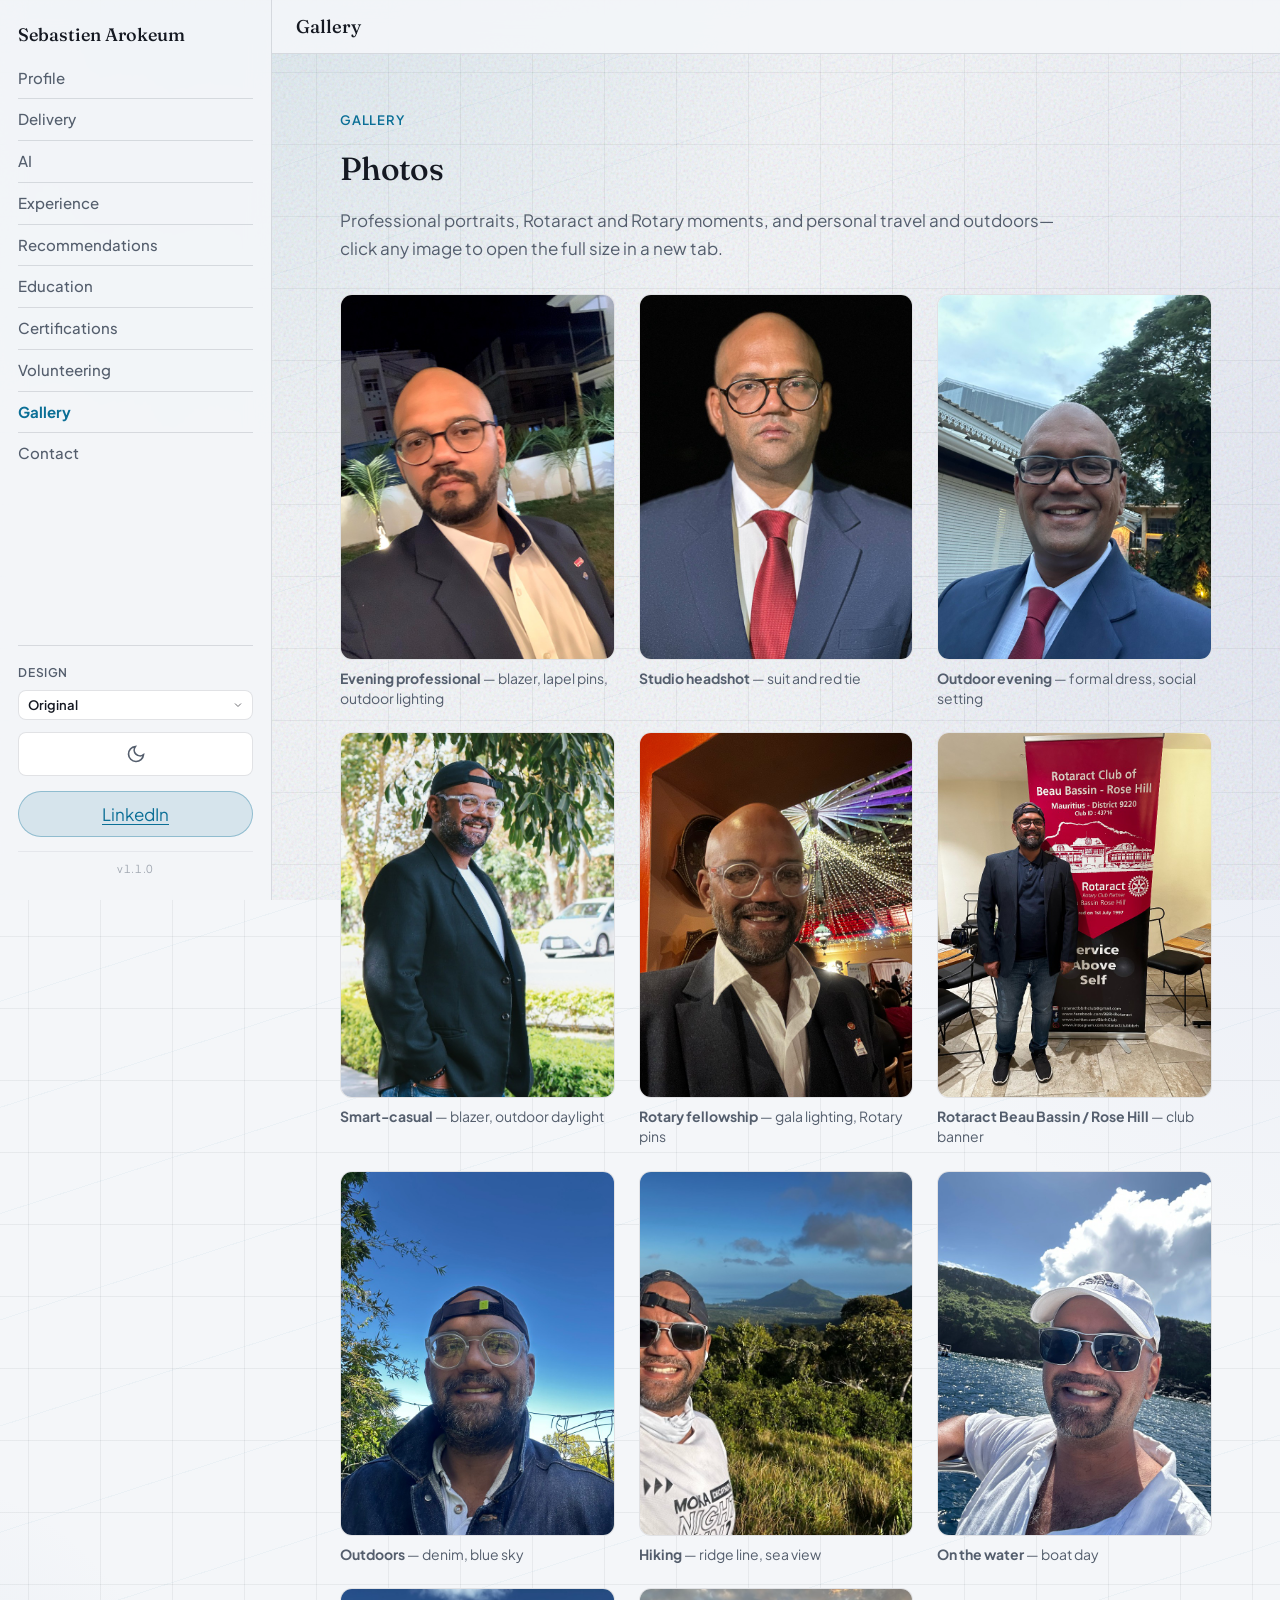
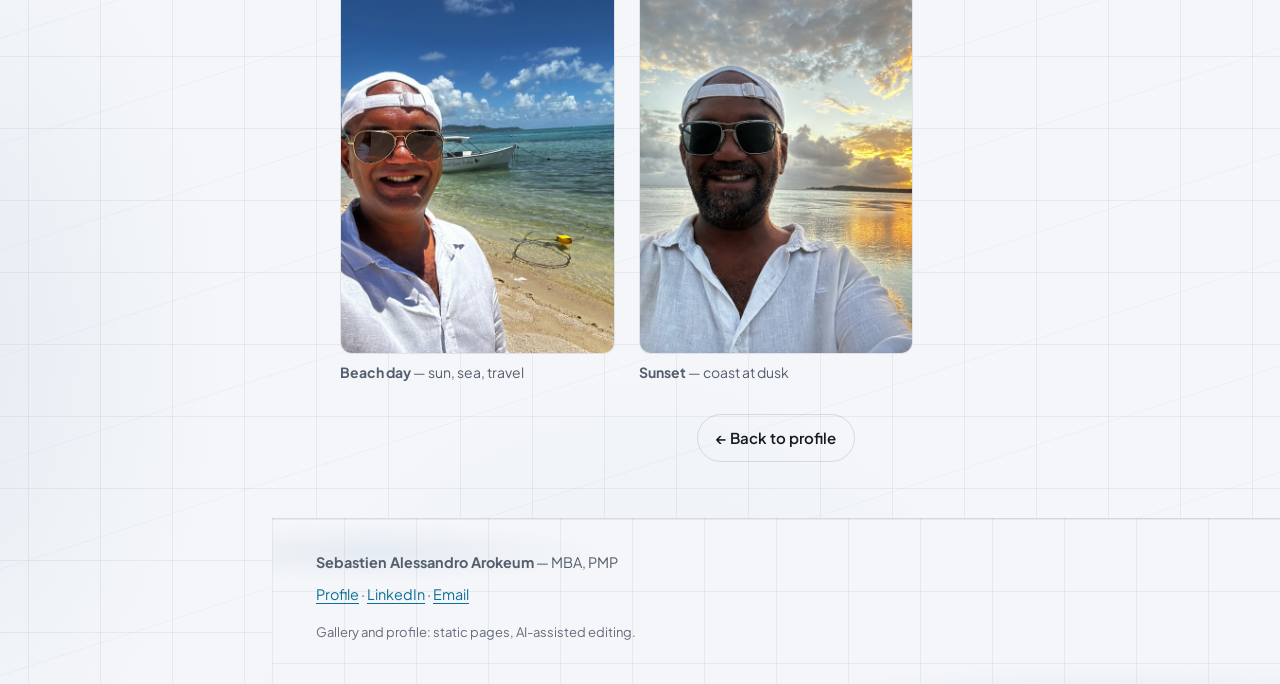
<file: gallery.html>
<!DOCTYPE html>
<html lang="en">
<head>
  <script>
    window.dataLayer = window.dataLayer || [];
    function gtag(){dataLayer.push(arguments);}
    /* Consent defaults before GTM — see index.html for note */
    gtag('consent', 'default', {
      analytics_storage: 'granted',
      ad_storage: 'granted',
      ad_user_data: 'granted',
      ad_personalization: 'granted'
    });
  </script>
  <!-- Google Tag Manager -->
  <script>(function(w,d,s,l,i){w[l]=w[l]||[];w[l].push({'gtm.start':
  new Date().getTime(),event:'gtm.js'});var f=d.getElementsByTagName(s)[0],
  j=d.createElement(s),dl=l!='dataLayer'?'&l='+l:'';j.async=true;j.src=
  'https://www.googletagmanager.com/gtm.js?id='+i+dl;f.parentNode.insertBefore(j,f);
  })(window,document,'script','dataLayer','GTM-TBCFM68');</script>
  <!-- End Google Tag Manager -->
  <meta charset="utf-8">
  <meta name="viewport" content="width=device-width, initial-scale=1">
  <title>Photo gallery — Sebastien Arokeum</title>
  <meta name="description" content="Photos: professional work, Rotaract and Rotary, travel, and outdoor life — Sebastien Alessandro Arokeum.">
  <meta name="theme-color" id="theme-color-meta" content="#0c0f14">
  <script>
    (function () {
      var d = document.documentElement;
      var colors = { original: { light: '#f4f6f9', dark: '#0c0f14' }, apple: { light: '#f5f5f7', dark: '#000000' }, google: { light: '#f8f9fa', dark: '#131314' } };
      try {
        var a = localStorage.getItem('appearance');
        if (!a) {
          var leg = localStorage.getItem('theme');
          if (leg === 'light' || leg === 'dark') {
            a = leg;
            localStorage.setItem('appearance', a);
            localStorage.removeItem('theme');
          } else {
            a = window.matchMedia('(prefers-color-scheme: light)').matches ? 'light' : 'dark';
          }
        }
        d.setAttribute('data-appearance', a);
      } catch (e) {
        d.setAttribute('data-appearance', 'dark');
      }
      var v = localStorage.getItem('visualTheme');
      d.setAttribute('data-visual', (v === 'apple' || v === 'google' || v === 'original') ? v : 'original');
      var m = document.getElementById('theme-color-meta');
      if (m) {
        var vis = d.getAttribute('data-visual');
        var ap = d.getAttribute('data-appearance');
        m.content = (colors[vis] && colors[vis][ap]) || '#0c0f14';
      }
    })();
  </script>
  <link rel="preconnect" href="https://fonts.googleapis.com">
  <link rel="preconnect" href="https://fonts.gstatic.com" crossorigin>
  <link href="https://fonts.googleapis.com/css2?family=Fraunces:ital,opsz,wght@0,9..144,500;1,9..144,500&family=Inter:wght@400;500;600;700&family=Plus+Jakarta+Sans:ital,wght@0,400;0,500;0,600;0,700;1,400&family=Roboto+Serif:ital,opsz,wght@0,8..144,400;0,8..144,600;1,8..144,400&family=Roboto:ital,wght@0,400;0,500;0,700;1,400&family=Source+Serif+4:ital,opsz,wght@0,8..60,400;0,8..60,600;1,8..60,400&display=swap" rel="stylesheet">
  <link rel="stylesheet" href="styles.css">
</head>
<body>
  <!-- Google Tag Manager (noscript) -->
  <noscript><iframe src="https://www.googletagmanager.com/ns.html?id=GTM-TBCFM68" height="0" width="0" style="display:none;visibility:hidden" title="Google Tag Manager"></iframe></noscript>
  <!-- End Google Tag Manager (noscript) -->
  <a class="skip-link" href="#main">Skip to content</a>

  <div class="site-shell">
    <aside class="site-sidebar" id="site-sidebar" aria-label="Site">
      <div class="site-sidebar__inner">
        <a class="logo" href="index.html">Sebastien Arokeum</a>
        <nav id="site-nav" class="site-nav" aria-label="Primary">
          <a href="index.html#top">Profile</a>
          <a href="index.html#delivery">Delivery</a>
          <a href="index.html#ai">AI</a>
          <a href="index.html#experience">Experience</a>
          <a href="index.html#recommendations">Recommendations</a>
          <a href="index.html#education">Education</a>
          <a href="index.html#certifications">Certifications</a>
          <a href="index.html#volunteering">Volunteering</a>
          <a href="gallery.html" aria-current="page">Gallery</a>
          <a href="index.html#contact">Contact</a>
        </nav>
        <div class="site-sidebar__footer">
          <div class="theme-picker">
            <label class="theme-picker__label" for="visual-theme">Design</label>
            <select id="visual-theme" class="theme-select" aria-label="Choose site design theme. Selection is saved as default in this browser." title="Saved as your default on this device">
              <option value="original">Original</option>
              <option value="apple">Apple</option>
              <option value="google">Google</option>
            </select>
          </div>
          <button type="button" class="theme-toggle theme-toggle--sidebar" data-theme-toggle aria-pressed="false" title="Toggle light / dark appearance">
            <span class="visually-hidden">Toggle light / dark appearance</span>
            <svg class="theme-toggle__icon theme-toggle__icon--sun" xmlns="http://www.w3.org/2000/svg" width="20" height="20" viewBox="0 0 24 24" fill="none" stroke="currentColor" stroke-width="2" stroke-linecap="round" aria-hidden="true"><circle cx="12" cy="12" r="4"/><path d="M12 2v2M12 20v2M4.93 4.93l1.41 1.41M17.66 17.66l1.41 1.41M2 12h2M20 12h2M6.34 17.66l-1.41 1.41M19.07 4.93l-1.41 1.41"/></svg>
            <svg class="theme-toggle__icon theme-toggle__icon--moon" xmlns="http://www.w3.org/2000/svg" width="20" height="20" viewBox="0 0 24 24" fill="none" stroke="currentColor" stroke-width="2" stroke-linecap="round" aria-hidden="true"><path d="M21 12.79A9 9 0 1 1 11.21 3 7 7 0 0 0 21 12.79z"/></svg>
          </button>
          <a class="site-nav__cta" href="https://www.linkedin.com/in/sebastien-alessandro-arokeum/" target="_blank" rel="noopener noreferrer">LinkedIn</a>
          <p class="site-sidebar__version" id="site-version" aria-label="Site version"></p>
        </div>
      </div>
    </aside>

    <div class="site-content">
      <div class="site-drawer-backdrop" id="site-drawer-backdrop" aria-hidden="true"></div>
      <header class="site-topbar" aria-label="Current section">
        <button type="button" class="nav-toggle" aria-expanded="false" aria-controls="site-sidebar" aria-label="Open menu">
          <span class="nav-toggle__bar" aria-hidden="true"></span>
          <span class="nav-toggle__bar" aria-hidden="true"></span>
        </button>
        <p class="site-topbar__label" id="current-section-label" aria-live="polite">Gallery</p>
        <button type="button" class="theme-toggle theme-toggle--topbar" data-theme-toggle aria-pressed="false" title="Toggle light / dark appearance">
          <span class="visually-hidden">Toggle light / dark appearance</span>
          <svg class="theme-toggle__icon theme-toggle__icon--sun" xmlns="http://www.w3.org/2000/svg" width="20" height="20" viewBox="0 0 24 24" fill="none" stroke="currentColor" stroke-width="2" stroke-linecap="round" aria-hidden="true"><circle cx="12" cy="12" r="4"/><path d="M12 2v2M12 20v2M4.93 4.93l1.41 1.41M17.66 17.66l1.41 1.41M2 12h2M20 12h2M6.34 17.66l-1.41 1.41M19.07 4.93l-1.41 1.41"/></svg>
          <svg class="theme-toggle__icon theme-toggle__icon--moon" xmlns="http://www.w3.org/2000/svg" width="20" height="20" viewBox="0 0 24 24" fill="none" stroke="currentColor" stroke-width="2" stroke-linecap="round" aria-hidden="true"><path d="M21 12.79A9 9 0 1 1 11.21 3 7 7 0 0 0 21 12.79z"/></svg>
        </button>
      </header>

      <main id="main" class="section">
    <div class="section__inner">
      <p class="eyebrow">Gallery</p>
      <h1 class="section__title">Photos</h1>
      <p class="gallery-page__intro">Professional portraits, Rotaract and Rotary moments, and personal travel and outdoors—click any image to open the full size in a new tab.</p>

      <ul class="gallery-grid">
        <li class="gallery-grid__item">
          <figure class="photo-card">
            <a href="assets/photos/hero-professional.png" target="_blank" rel="noopener noreferrer" class="photo-card__link">
              <img src="assets/photos/hero-professional.png" width="480" height="640" loading="lazy" alt="Evening portrait, blazer and Rotary-related lapel pins.">
            </a>
            <figcaption class="photo-card__cap"><strong>Evening professional</strong> — blazer, lapel pins, outdoor lighting</figcaption>
          </figure>
        </li>
        <li class="gallery-grid__item">
          <figure class="photo-card">
            <a href="assets/photos/headshot-studio.png" target="_blank" rel="noopener noreferrer" class="photo-card__link">
              <img src="assets/photos/headshot-studio.png" width="480" height="640" loading="lazy" alt="Formal headshot with navy suit, white shirt, and red tie on dark background.">
            </a>
            <figcaption class="photo-card__cap"><strong>Studio headshot</strong> — suit and red tie</figcaption>
          </figure>
        </li>
        <li class="gallery-grid__item">
          <figure class="photo-card">
            <a href="assets/photos/professional-outdoor-event.png" target="_blank" rel="noopener noreferrer" class="photo-card__link">
              <img src="assets/photos/professional-outdoor-event.png" width="480" height="640" loading="lazy" alt="Navy suit and red tie at an outdoor evening event with trees and buildings.">
            </a>
            <figcaption class="photo-card__cap"><strong>Outdoor evening</strong> — formal dress, social setting</figcaption>
          </figure>
        </li>
        <li class="gallery-grid__item">
          <figure class="photo-card">
            <a href="assets/photos/lifestyle-smart-casual.png" target="_blank" rel="noopener noreferrer" class="photo-card__link">
              <img src="assets/photos/lifestyle-smart-casual.png" width="480" height="640" loading="lazy" alt="Black blazer, white t-shirt, and jeans outdoors under a tree.">
            </a>
            <figcaption class="photo-card__cap"><strong>Smart-casual</strong> — blazer, outdoor daylight</figcaption>
          </figure>
        </li>
        <li class="gallery-grid__item">
          <figure class="photo-card">
            <a href="assets/photos/rotary-gala.png" target="_blank" rel="noopener noreferrer" class="photo-card__link">
              <img src="assets/photos/rotary-gala.png" width="480" height="640" loading="lazy" alt="Rotary evening event with formal wear and Rotary lapel pins, festive lighting.">
            </a>
            <figcaption class="photo-card__cap"><strong>Rotary fellowship</strong> — gala lighting, Rotary pins</figcaption>
          </figure>
        </li>
        <li class="gallery-grid__item">
          <figure class="photo-card">
            <a href="assets/photos/rotaract-banner.png" target="_blank" rel="noopener noreferrer" class="photo-card__link">
              <img src="assets/photos/rotaract-banner.png" width="480" height="640" loading="lazy" alt="Beside the Rotaract Club of Beau Bassin Rose Hill banner with Service Above Self.">
            </a>
            <figcaption class="photo-card__cap"><strong>Rotaract Beau Bassin / Rose Hill</strong> — club banner</figcaption>
          </figure>
        </li>
        <li class="gallery-grid__item">
          <figure class="photo-card">
            <a href="assets/photos/gallery-denim-outdoor.png" target="_blank" rel="noopener noreferrer" class="photo-card__link">
              <img src="assets/photos/gallery-denim-outdoor.png" width="480" height="640" loading="lazy" alt="Casual outdoor selfie with denim jacket and cap against blue sky.">
            </a>
            <figcaption class="photo-card__cap"><strong>Outdoors</strong> — denim, blue sky</figcaption>
          </figure>
        </li>
        <li class="gallery-grid__item">
          <figure class="photo-card">
            <a href="assets/photos/gallery-hiking.png" target="_blank" rel="noopener noreferrer" class="photo-card__link">
              <img src="assets/photos/gallery-hiking.png" width="480" height="640" loading="lazy" alt="On a mountain ridge with forested hills and ocean in the distance.">
            </a>
            <figcaption class="photo-card__cap"><strong>Hiking</strong> — ridge line, sea view</figcaption>
          </figure>
        </li>
        <li class="gallery-grid__item">
          <figure class="photo-card">
            <a href="assets/photos/gallery-boat.png" target="_blank" rel="noopener noreferrer" class="photo-card__link">
              <img src="assets/photos/gallery-boat.png" width="480" height="640" loading="lazy" alt="Selfie on a boat with blue water and green coastline.">
            </a>
            <figcaption class="photo-card__cap"><strong>On the water</strong> — boat day</figcaption>
          </figure>
        </li>
        <li class="gallery-grid__item">
          <figure class="photo-card">
            <a href="assets/photos/gallery-beach-day.png" target="_blank" rel="noopener noreferrer" class="photo-card__link">
              <img src="assets/photos/gallery-beach-day.png" width="480" height="640" loading="lazy" alt="Bright beach day with white shirt and cap.">
            </a>
            <figcaption class="photo-card__cap"><strong>Beach day</strong> — sun, sea, travel</figcaption>
          </figure>
        </li>
        <li class="gallery-grid__item">
          <figure class="photo-card">
            <a href="assets/photos/gallery-beach-sunset.png" target="_blank" rel="noopener noreferrer" class="photo-card__link">
              <img src="assets/photos/gallery-beach-sunset.png" width="480" height="640" loading="lazy" alt="Beach at sunset with warm colours in the sky.">
            </a>
            <figcaption class="photo-card__cap"><strong>Sunset</strong> — coast at dusk</figcaption>
          </figure>
        </li>
      </ul>

      <p class="cta-row cta-row--spaced"><a class="btn btn--ghost" href="index.html">← Back to profile</a></p>
    </div>
      </main>

      <footer class="site-footer">
        <div class="site-footer__inner">
          <p><strong>Sebastien Alessandro Arokeum</strong> — MBA, PMP</p>
          <p class="site-footer__links">
            <a href="index.html">Profile</a>
            · <a href="https://www.linkedin.com/in/sebastien-alessandro-arokeum/" target="_blank" rel="noopener noreferrer">LinkedIn</a>
            · <a href="mailto:sebastien.arokeum@gmail.com">Email</a>
          </p>
          <p class="site-footer__build">Gallery and profile: static pages, AI-assisted editing.</p>
        </div>
      </footer>
    </div>
  </div>

  <script src="version.js"></script>
  <script src="theme-init.js" defer></script>
</body>
</html>
</file>
<file: styles.css>
/* Sebastien Arokeum — multi-theme profile
   data-visual: original | apple | google · data-appearance: light | dark */

html[data-visual="original"][data-appearance="dark"] {
  color-scheme: dark;
  --bg: #0a0c10;
  --bg-elevated: #11151c;
  --bg-card: #161c26;
  --text: #e8eaef;
  --text-muted: #98a1b0;
  --accent: #5eb3d4;
  --accent-soft: rgba(94, 179, 212, 0.14);
  --border: rgba(255, 255, 255, 0.08);
  --link-hover: #8bcfe8;
  --header-bg: rgba(10, 12, 16, 0.88);
  --header-blur: blur(12px);
  --btn-primary-hover: #7ec9e4;
  --btn-primary-fg: #0a0c10;
  --nav-cta-border: rgba(94, 179, 212, 0.35);
  --nav-cta-hover-bg: rgba(94, 179, 212, 0.22);
  --nav-cta-hover-fg: #8bcfe8;
  --hero-note-border: rgba(94, 179, 212, 0.25);
  --cert-thumb-hover: rgba(94, 179, 212, 0.45);
  --skip-fg: #0a0c10;
  --bg-mesh-1: rgba(94, 179, 212, 0.18);
  --bg-mesh-2: rgba(130, 140, 220, 0.09);
  --bg-mesh-3: rgba(94, 179, 212, 0.07);
  --bg-mesh-4: rgba(60, 100, 160, 0.06);
  --bg-grid-line: rgba(255, 255, 255, 0.045);
  --bg-diagonal: rgba(94, 179, 212, 0.03);
  --surface-mesh-top: rgba(94, 179, 212, 0.06);
  --surface-stripe: rgba(255, 255, 255, 0.02);
  --noise-opacity: 0.35;
  --radius: 12px;
  --font-sans: "Plus Jakarta Sans", system-ui, -apple-system, sans-serif;
  --font-display: "Fraunces", Georgia, "Times New Roman", serif;
  --space: clamp(1rem, 3vw, 1.5rem);
  --max: 720px;
  --max-wide: 920px;
  --hero-title-weight: 500;
  --section-title-weight: 500;
  --card-shadow: none;
}

html[data-visual="original"][data-appearance="light"] {
  color-scheme: light;
  --bg: #f4f6f9;
  --bg-elevated: #e8ecf2;
  --bg-card: #ffffff;
  --text: #151922;
  --text-muted: #545e6d;
  --accent: #0b6f96;
  --accent-soft: rgba(11, 111, 150, 0.12);
  --border: rgba(15, 23, 42, 0.12);
  --link-hover: #094660;
  --header-bg: rgba(244, 246, 249, 0.92);
  --header-blur: blur(12px);
  --btn-primary-hover: #095a7a;
  --btn-primary-fg: #ffffff;
  --nav-cta-border: rgba(11, 111, 150, 0.35);
  --nav-cta-hover-bg: rgba(11, 111, 150, 0.14);
  --nav-cta-hover-fg: #0b6f96;
  --hero-note-border: rgba(11, 111, 150, 0.28);
  --cert-thumb-hover: rgba(11, 111, 150, 0.38);
  --skip-fg: #ffffff;
  --bg-mesh-1: rgba(11, 111, 150, 0.14);
  --bg-mesh-2: rgba(100, 120, 200, 0.1);
  --bg-mesh-3: rgba(11, 111, 150, 0.07);
  --bg-mesh-4: rgba(130, 160, 200, 0.12);
  --bg-grid-line: rgba(15, 23, 42, 0.06);
  --bg-diagonal: rgba(11, 111, 150, 0.04);
  --surface-mesh-top: rgba(11, 111, 150, 0.07);
  --surface-stripe: rgba(15, 23, 42, 0.035);
  --noise-opacity: 0.22;
  --radius: 12px;
  --font-sans: "Plus Jakarta Sans", system-ui, -apple-system, sans-serif;
  --font-display: "Fraunces", Georgia, "Times New Roman", serif;
  --space: clamp(1rem, 3vw, 1.5rem);
  --max: 720px;
  --max-wide: 920px;
  --hero-title-weight: 500;
  --section-title-weight: 500;
  --card-shadow: none;
}

html[data-visual="apple"][data-appearance="light"] {
  color-scheme: light;
  --bg: #f5f5f7;
  --bg-elevated: #ffffff;
  --bg-card: #ffffff;
  --text: #1d1d1f;
  --text-muted: #6e6e73;
  --accent: #0071e3;
  --accent-soft: rgba(0, 113, 227, 0.1);
  --border: rgba(0, 0, 0, 0.08);
  --link-hover: #0077ed;
  --header-bg: rgba(245, 245, 247, 0.72);
  --header-blur: saturate(180%) blur(20px);
  --btn-primary-hover: #0077ed;
  --btn-primary-fg: #ffffff;
  --nav-cta-border: rgba(0, 113, 227, 0.3);
  --nav-cta-hover-bg: rgba(0, 113, 227, 0.1);
  --nav-cta-hover-fg: #0071e3;
  --hero-note-border: rgba(0, 113, 227, 0.18);
  --cert-thumb-hover: rgba(0, 113, 227, 0.3);
  --skip-fg: #ffffff;
  --bg-mesh-1: rgba(0, 113, 227, 0.07);
  --bg-mesh-2: rgba(0, 0, 0, 0.02);
  --bg-mesh-3: rgba(0, 113, 227, 0.04);
  --bg-mesh-4: rgba(255, 255, 255, 0.5);
  --bg-grid-line: rgba(0, 0, 0, 0.04);
  --bg-diagonal: rgba(0, 113, 227, 0.02);
  --surface-mesh-top: rgba(0, 113, 227, 0.05);
  --surface-stripe: rgba(0, 0, 0, 0.02);
  --noise-opacity: 0.12;
  --radius: 18px;
  --font-sans: -apple-system, BlinkMacSystemFont, "Inter", "Segoe UI", sans-serif;
  --font-display: "Source Serif 4", Georgia, serif;
  --space: clamp(1.15rem, 3.2vw, 1.7rem);
  --max: 680px;
  --max-wide: 980px;
  --hero-title-weight: 600;
  --section-title-weight: 600;
  --card-shadow: 0 4px 24px rgba(0, 0, 0, 0.06);
}

html[data-visual="apple"][data-appearance="dark"] {
  color-scheme: dark;
  --bg: #000000;
  --bg-elevated: #1c1c1e;
  --bg-card: #2c2c2e;
  --text: #f5f5f7;
  --text-muted: #a1a1a6;
  --accent: #0a84ff;
  --accent-soft: rgba(10, 132, 255, 0.15);
  --border: rgba(255, 255, 255, 0.12);
  --link-hover: #64b5ff;
  --header-bg: rgba(28, 28, 30, 0.82);
  --header-blur: saturate(180%) blur(20px);
  --btn-primary-hover: #409cff;
  --btn-primary-fg: #ffffff;
  --nav-cta-border: rgba(10, 132, 255, 0.35);
  --nav-cta-hover-bg: rgba(10, 132, 255, 0.18);
  --nav-cta-hover-fg: #64b5ff;
  --hero-note-border: rgba(10, 132, 255, 0.28);
  --cert-thumb-hover: rgba(10, 132, 255, 0.35);
  --skip-fg: #ffffff;
  --bg-mesh-1: rgba(10, 132, 255, 0.1);
  --bg-mesh-2: rgba(255, 255, 255, 0.04);
  --bg-mesh-3: rgba(10, 132, 255, 0.06);
  --bg-mesh-4: rgba(255, 255, 255, 0.03);
  --bg-grid-line: rgba(255, 255, 255, 0.06);
  --bg-diagonal: rgba(10, 132, 255, 0.03);
  --surface-mesh-top: rgba(10, 132, 255, 0.08);
  --surface-stripe: rgba(255, 255, 255, 0.03);
  --noise-opacity: 0.18;
  --radius: 18px;
  --font-sans: -apple-system, BlinkMacSystemFont, "Inter", "Segoe UI", sans-serif;
  --font-display: "Source Serif 4", Georgia, serif;
  --space: clamp(1.15rem, 3.2vw, 1.7rem);
  --max: 680px;
  --max-wide: 980px;
  --hero-title-weight: 600;
  --section-title-weight: 600;
  --card-shadow: 0 4px 32px rgba(0, 0, 0, 0.45);
}

html[data-visual="google"][data-appearance="light"] {
  color-scheme: light;
  --bg: #f8f9fa;
  --bg-elevated: #f1f3f4;
  --bg-card: #ffffff;
  --text: #202124;
  --text-muted: #5f6368;
  --accent: #1a73e8;
  --accent-soft: rgba(26, 115, 232, 0.1);
  --border: rgba(60, 64, 67, 0.14);
  --link-hover: #174ea6;
  --header-bg: rgba(248, 249, 250, 0.92);
  --header-blur: blur(10px);
  --btn-primary-hover: #1557b0;
  --btn-primary-fg: #ffffff;
  --nav-cta-border: rgba(26, 115, 232, 0.35);
  --nav-cta-hover-bg: rgba(26, 115, 232, 0.12);
  --nav-cta-hover-fg: #1a73e8;
  --hero-note-border: rgba(26, 115, 232, 0.22);
  --cert-thumb-hover: rgba(26, 115, 232, 0.35);
  --skip-fg: #ffffff;
  --bg-mesh-1: rgba(26, 115, 232, 0.09);
  --bg-mesh-2: rgba(52, 168, 83, 0.06);
  --bg-mesh-3: rgba(251, 188, 4, 0.05);
  --bg-mesh-4: rgba(234, 67, 53, 0.04);
  --bg-grid-line: rgba(60, 64, 67, 0.06);
  --bg-diagonal: rgba(26, 115, 232, 0.025);
  --surface-mesh-top: rgba(26, 115, 232, 0.06);
  --surface-stripe: rgba(60, 64, 67, 0.04);
  --noise-opacity: 0.14;
  --radius: 12px;
  --font-sans: "Roboto", "Helvetica Neue", Arial, sans-serif;
  --font-display: "Roboto Serif", "Roboto", Georgia, serif;
  --space: clamp(1rem, 3vw, 1.55rem);
  --max: 720px;
  --max-wide: 960px;
  --hero-title-weight: 400;
  --section-title-weight: 400;
  --card-shadow: 0 1px 2px rgba(60, 64, 67, 0.12), 0 2px 6px rgba(60, 64, 67, 0.08);
}

html[data-visual="google"][data-appearance="dark"] {
  color-scheme: dark;
  --bg: #131314;
  --bg-elevated: #1e1f20;
  --bg-card: #28292a;
  --text: #e8eaed;
  --text-muted: #9aa0a6;
  --accent: #8ab4f8;
  --accent-soft: rgba(138, 180, 248, 0.14);
  --border: rgba(255, 255, 255, 0.1);
  --link-hover: #aec9ff;
  --header-bg: rgba(30, 31, 32, 0.9);
  --header-blur: blur(10px);
  --btn-primary-hover: #a8c7fa;
  --btn-primary-fg: #062e6f;
  --nav-cta-border: rgba(138, 180, 248, 0.35);
  --nav-cta-hover-bg: rgba(138, 180, 248, 0.14);
  --nav-cta-hover-fg: #d2e3fc;
  --hero-note-border: rgba(138, 180, 248, 0.28);
  --cert-thumb-hover: rgba(138, 180, 248, 0.35);
  --skip-fg: #062e6f;
  --bg-mesh-1: rgba(138, 180, 248, 0.1);
  --bg-mesh-2: rgba(129, 201, 149, 0.06);
  --bg-mesh-3: rgba(253, 192, 47, 0.05);
  --bg-mesh-4: rgba(242, 139, 130, 0.05);
  --bg-grid-line: rgba(255, 255, 255, 0.06);
  --bg-diagonal: rgba(138, 180, 248, 0.03);
  --surface-mesh-top: rgba(138, 180, 248, 0.08);
  --surface-stripe: rgba(255, 255, 255, 0.04);
  --noise-opacity: 0.22;
  --radius: 12px;
  --font-sans: "Roboto", "Helvetica Neue", Arial, sans-serif;
  --font-display: "Roboto Serif", "Roboto", Georgia, serif;
  --space: clamp(1rem, 3vw, 1.55rem);
  --max: 720px;
  --max-wide: 960px;
  --hero-title-weight: 400;
  --section-title-weight: 400;
  --card-shadow: 0 1px 3px rgba(0, 0, 0, 0.4);
}

*,
*::before,
*::after {
  box-sizing: border-box;
}

html {
  scroll-behavior: smooth;
}

@media (prefers-reduced-motion: reduce) {
  html {
    scroll-behavior: auto;
  }
}

@media (prefers-reduced-transparency: reduce) {
  body::before {
    opacity: 0.06;
    mix-blend-mode: normal;
  }

  [data-appearance="light"] body::before {
    opacity: 0.04;
  }

  .hero::before,
  .hero::after {
    opacity: 0.2;
  }
}

body {
  margin: 0;
  font-family: var(--font-sans);
  font-size: 1.0625rem;
  line-height: 1.65;
  color: var(--text);
  background-color: var(--bg);
  background-image:
    radial-gradient(ellipse 100% 70% at 15% -15%, var(--bg-mesh-1), transparent 55%),
    radial-gradient(ellipse 85% 60% at 105% 25%, var(--bg-mesh-2), transparent 52%),
    radial-gradient(ellipse 70% 50% at 50% 110%, var(--bg-mesh-3), transparent 48%),
    radial-gradient(ellipse 50% 45% at -5% 85%, var(--bg-mesh-4), transparent 45%),
    repeating-linear-gradient(
      -18deg,
      transparent,
      transparent 100px,
      var(--bg-diagonal) 100px,
      var(--bg-diagonal) 101px
    ),
    linear-gradient(var(--bg-grid-line) 1px, transparent 1px),
    linear-gradient(90deg, var(--bg-grid-line) 1px, transparent 1px);
  background-size:
    100% 100%,
    100% 100%,
    100% 100%,
    100% 100%,
    100% 100%,
    72px 72px,
    72px 72px;
  background-position: center top;
  -webkit-font-smoothing: antialiased;
}

/* Fine grain noise overlay (very subtle, theme-agnostic opacity) */
body::before {
  content: "";
  position: fixed;
  inset: 0;
  pointer-events: none;
  z-index: 0;
  opacity: var(--noise-opacity, 0.35);
  background-image: url("data:image/svg+xml,%3Csvg viewBox='0 0 512 512' xmlns='http://www.w3.org/2000/svg'%3E%3Cfilter id='n'%3E%3CfeTurbulence type='fractalNoise' baseFrequency='0.65' numOctaves='3' stitchTiles='stitch'/%3E%3C/filter%3E%3Crect width='100%25' height='100%25' filter='url(%23n)'/%3E%3C/svg%3E");
  mix-blend-mode: overlay;
}

[data-appearance="light"] body::before {
  mix-blend-mode: multiply;
}

main {
  position: relative;
  z-index: 1;
}

img {
  max-width: 100%;
  height: auto;
  display: block;
}

a {
  color: var(--accent);
  text-decoration-thickness: 1px;
  text-underline-offset: 0.18em;
}

a:hover {
  color: var(--link-hover);
}

:focus-visible {
  outline: 2px solid var(--accent);
  outline-offset: 3px;
}

.visually-hidden {
  position: absolute;
  width: 1px;
  height: 1px;
  padding: 0;
  margin: -1px;
  overflow: hidden;
  clip: rect(0, 0, 0, 0);
  white-space: nowrap;
  border: 0;
}

.skip-link {
  position: absolute;
  left: -9999px;
  top: 0.75rem;
  padding: 0.5rem 1rem;
  background: var(--accent);
  color: var(--skip-fg);
  font-weight: 600;
  border-radius: 4px;
  z-index: 100;
}

.skip-link:focus {
  left: 0.75rem;
}

/* Layout: sidebar + content + top section bar */
:root {
  --sidebar-width: min(17rem, 92vw);
  --topbar-height: 3.35rem;
}

.site-shell {
  min-height: 100vh;
}

@media (min-width: 52rem) {
  .site-shell {
    display: grid;
    grid-template-columns: var(--sidebar-width) minmax(0, 1fr);
    align-items: stretch;
  }
}

.site-sidebar {
  position: fixed;
  top: 0;
  left: 0;
  z-index: 200;
  width: var(--sidebar-width);
  max-width: min(18.5rem, 92vw);
  height: 100vh;
  height: 100dvh;
  margin: 0;
  padding: 0;
  background: var(--header-bg);
  -webkit-backdrop-filter: var(--header-blur, blur(12px));
  backdrop-filter: var(--header-blur, blur(12px));
  border-right: 1px solid var(--border);
  transform: translateX(-100%);
  transition: transform 0.22s ease;
  overflow-y: auto;
}

.site-sidebar.is-open {
  transform: translateX(0);
}

.site-drawer-backdrop {
  display: none;
  position: fixed;
  inset: 0;
  z-index: 150;
  margin: 0;
  padding: 0;
  border: 0;
  background: rgba(0, 0, 0, 0.48);
  cursor: pointer;
  -webkit-backdrop-filter: blur(2px);
  backdrop-filter: blur(2px);
}

.site-drawer-backdrop.is-visible {
  display: block;
}

@media (min-width: 52rem) {
  .site-sidebar {
    position: sticky;
    top: 0;
    align-self: start;
    width: auto;
    max-width: none;
    height: 100vh;
    height: 100dvh;
    transform: none;
    border-right: 1px solid var(--border);
  }

  .site-sidebar.is-open {
    transform: none;
  }

  .site-drawer-backdrop,
  .site-drawer-backdrop.is-visible {
    display: none !important;
  }
}

.site-sidebar__inner {
  display: flex;
  flex-direction: column;
  min-height: 100%;
  padding: 1.1rem 1.15rem 1.35rem;
  gap: 0.35rem;
}

.site-sidebar__footer {
  margin-top: auto;
  padding-top: 1.1rem;
  border-top: 1px solid var(--border);
  display: flex;
  flex-direction: column;
  gap: 0.75rem;
}

.site-sidebar__version {
  margin: 0.15rem 0 0;
  padding-top: 0.5rem;
  border-top: 1px solid var(--border);
  font-size: 0.6875rem;
  font-variant-numeric: tabular-nums;
  letter-spacing: 0.05em;
  text-transform: lowercase;
  color: var(--text-muted);
  opacity: 0.5;
  text-align: center;
}

.site-sidebar__version:empty {
  display: none;
}

.site-content {
  position: relative;
  z-index: 1;
  min-width: 0;
}

.site-topbar {
  position: sticky;
  top: 0;
  z-index: 40;
  display: flex;
  align-items: center;
  gap: 0.65rem;
  min-height: var(--topbar-height);
  padding: 0.55rem var(--space);
  background: var(--header-bg);
  -webkit-backdrop-filter: var(--header-blur, blur(12px));
  backdrop-filter: var(--header-blur, blur(12px));
  border-bottom: 1px solid var(--border);
}

.site-topbar__label {
  flex: 1;
  margin: 0;
  min-width: 0;
  font-family: var(--font-display);
  font-size: clamp(1rem, 2.5vw, 1.15rem);
  font-weight: var(--section-title-weight);
  color: var(--text);
  line-height: 1.25;
}

@media (min-width: 52rem) {
  .site-topbar {
    padding-left: var(--space);
  }

  .site-topbar .nav-toggle {
    display: none !important;
  }
}

.hero,
.section {
  scroll-margin-top: calc(var(--topbar-height) + 0.75rem);
}

.logo {
  font-family: var(--font-display);
  font-weight: 500;
  font-size: 1.125rem;
  color: var(--text);
  text-decoration: none;
  padding: 0.15rem 0;
}

.theme-toggle {
  display: flex;
  align-items: center;
  justify-content: center;
  width: 44px;
  height: 44px;
  padding: 0;
  border: 1px solid var(--border);
  border-radius: 8px;
  background: var(--bg-card);
  color: var(--text-muted);
  cursor: pointer;
  flex-shrink: 0;
  transition: color 0.15s ease, border-color 0.15s ease, background 0.15s ease;
}

.theme-toggle:hover {
  color: var(--accent);
  border-color: var(--nav-cta-border);
}

.theme-toggle__icon {
  display: block;
}

.theme-toggle__icon--moon {
  display: none;
}

[data-appearance="light"] .theme-toggle__icon--sun {
  display: none;
}

[data-appearance="light"] .theme-toggle__icon--moon {
  display: block;
}

.logo:hover {
  color: var(--accent);
}

.nav-toggle {
  display: none;
  flex-direction: column;
  justify-content: center;
  flex-shrink: 0;
  gap: 6px;
  width: 44px;
  height: 44px;
  padding: 0;
  border: 1px solid var(--border);
  border-radius: 8px;
  background: var(--bg-elevated);
  cursor: pointer;
}

.nav-toggle__bar {
  display: block;
  width: 20px;
  height: 2px;
  margin: 0 auto;
  background: var(--text);
  border-radius: 1px;
}

.site-nav {
  display: flex;
  flex-direction: column;
  align-items: stretch;
  gap: 0;
  font-size: 0.9375rem;
  font-weight: 500;
  flex: 1;
}

.site-nav a {
  color: var(--text-muted);
  text-decoration: none;
  padding: 0.5rem 0;
  border-bottom: 1px solid var(--border);
}

.site-nav a:last-of-type:not(.site-nav__cta) {
  border-bottom-color: transparent;
}

.site-nav a:hover {
  color: var(--text);
}

.site-nav__cta {
  padding: 0.5rem 0.85rem !important;
  margin-top: 0.15rem;
  border-radius: 999px;
  background: var(--accent-soft);
  color: var(--accent) !important;
  border: 1px solid var(--nav-cta-border);
  text-align: center;
  border-bottom: 1px solid var(--nav-cta-border);
}

.site-nav__cta:hover {
  background: var(--nav-cta-hover-bg);
  color: var(--nav-cta-hover-fg) !important;
}

.theme-toggle--topbar {
  display: none;
}

.theme-toggle--sidebar {
  width: 100%;
  height: 44px;
}

@media (max-width: 51.99rem) {
  .nav-toggle {
    display: flex;
  }

  .theme-toggle--topbar {
    display: flex;
  }

  .theme-toggle--sidebar {
    display: none;
  }

  body.site-drawer-open {
    overflow: hidden;
  }
}

@media (min-width: 52rem) {
  .theme-toggle--topbar {
    display: none !important;
  }

  .theme-toggle--sidebar {
    display: flex;
  }
}

/* Hero */
.hero {
  position: relative;
  isolation: isolate;
  margin: 0 auto;
  padding: clamp(2.5rem, 6vw, 4rem) var(--space) 2.5rem;
}

.hero__grid {
  display: grid;
  gap: 1.75rem;
  align-items: center;
  max-width: var(--max-wide);
  margin: 0 auto;
}

@media (min-width: 56rem) {
  .hero__grid {
    grid-template-columns: minmax(220px, 288px) minmax(0, 1fr);
    gap: 2.75rem;
  }
}

.hero__figure {
  margin: 0;
  max-width: 320px;
  margin-inline: auto;
}

@media (min-width: 56rem) {
  .hero__figure {
    margin-inline: 0;
  }
}

.hero__photo {
  display: block;
  width: 100%;
  height: auto;
  aspect-ratio: 3 / 4;
  object-fit: cover;
  object-position: center 15%;
  border-radius: var(--radius);
  border: 1px solid var(--border);
  box-shadow: 0 16px 48px rgba(0, 0, 0, 0.35);
}

[data-appearance="light"] .hero__photo {
  box-shadow: 0 12px 32px rgba(15, 23, 42, 0.1);
}

html[data-visual="apple"] .hero__photo,
html[data-visual="google"] .hero__photo {
  box-shadow: var(--card-shadow);
}

html[data-visual="apple"][data-appearance="light"] .hero__photo {
  box-shadow: 0 20px 50px rgba(0, 0, 0, 0.12);
}

html[data-visual="apple"][data-appearance="dark"] .hero__photo {
  box-shadow: 0 20px 50px rgba(0, 0, 0, 0.5);
}

.hero__caption {
  margin-top: 0.55rem;
  font-size: 0.8125rem;
  color: var(--text-muted);
  line-height: 1.4;
  text-align: center;
}

@media (min-width: 56rem) {
  .hero__caption {
    text-align: left;
  }
}

.hero__content {
  min-width: 0;
}

.hero__note--full {
  max-width: var(--max-wide);
  margin: 2rem auto 0;
}

.hero::before {
  content: "";
  position: absolute;
  z-index: -1;
  top: -15%;
  right: -8%;
  width: min(85vw, 36rem);
  height: min(55vw, 24rem);
  background: radial-gradient(ellipse at 40% 45%, var(--bg-mesh-1) 0%, transparent 62%);
  opacity: 0.75;
  pointer-events: none;
}

.hero::after {
  content: "";
  position: absolute;
  z-index: -1;
  bottom: 10%;
  left: -12%;
  width: min(60vw, 18rem);
  height: min(45vw, 14rem);
  background: radial-gradient(ellipse at center, var(--bg-mesh-2) 0%, transparent 68%);
  opacity: 0.45;
  pointer-events: none;
}

.eyebrow {
  font-size: 0.8125rem;
  font-weight: 600;
  letter-spacing: 0.06em;
  text-transform: uppercase;
  color: var(--accent);
  margin: 0 0 0.75rem;
}

.hero__title {
  font-family: var(--font-display);
  font-size: clamp(2.25rem, 5vw, 3.25rem);
  font-weight: var(--hero-title-weight, 500);
  line-height: 1.12;
  margin: 0 0 1rem;
  letter-spacing: -0.02em;
}

.hero__accent {
  color: var(--accent);
  font-style: italic;
}

.hero__lede {
  font-size: 1.125rem;
  color: var(--text-muted);
  max-width: 42rem;
  margin: 0 0 1.25rem;
}

.hero__lede--profile {
  font-size: 1.02rem;
  max-width: 44rem;
  margin-bottom: 1.25rem;
  padding-top: 0.15rem;
  border-top: 1px solid var(--border);
}

.hero__meta {
  list-style: none;
  margin: 0 0 1.5rem;
  padding: 0;
  font-size: 0.9375rem;
  color: var(--text-muted);
}

.hero__meta li {
  margin-bottom: 0.35rem;
}

.hero__meta a {
  word-break: break-word;
}

.hero__actions {
  display: flex;
  flex-wrap: wrap;
  gap: 0.65rem;
  margin-bottom: 1.75rem;
}

.btn {
  display: inline-flex;
  align-items: center;
  justify-content: center;
  padding: 0.65rem 1.15rem;
  font-family: var(--font-sans);
  font-weight: 600;
  font-size: 0.9375rem;
  border-radius: 999px;
  text-decoration: none;
  border: 1px solid transparent;
  transition: background 0.15s ease, border-color 0.15s ease, color 0.15s ease;
}

.btn--primary {
  background: var(--accent);
  color: var(--btn-primary-fg);
}

.btn--primary:hover {
  background: var(--btn-primary-hover);
  color: var(--btn-primary-fg);
}

.btn--ghost {
  background: transparent;
  color: var(--text);
  border-color: var(--border);
}

.btn--ghost:hover {
  border-color: var(--accent);
  color: var(--accent);
}

.hero__note {
  margin: 0;
  padding: 1rem 1.15rem;
  max-width: 42rem;
  font-size: 0.9375rem;
  color: var(--text-muted);
  background: var(--accent-soft);
  border: 1px solid var(--hero-note-border);
  border-radius: var(--radius);
}

.hero__note strong {
  color: var(--text);
}

/* Photo cards (volunteering, gallery teasers) */
.volunteer-showcase {
  display: grid;
  gap: 1.25rem;
  margin: 0 0 1.75rem;
}

@media (min-width: 44rem) {
  .volunteer-showcase {
    grid-template-columns: repeat(2, 1fr);
    gap: 1.5rem;
  }
}

.photo-card {
  margin: 0;
}

.photo-card__link {
  display: block;
  border-radius: var(--radius);
  overflow: hidden;
  border: 1px solid var(--border);
  background: var(--bg-card);
  transition: border-color 0.15s ease, transform 0.15s ease;
}

.photo-card__link:hover {
  border-color: var(--cert-thumb-hover);
  transform: translateY(-2px);
}

.photo-card__link img {
  display: block;
  width: 100%;
  height: auto;
  aspect-ratio: 4 / 5;
  object-fit: cover;
}

.photo-card__cap {
  margin-top: 0.5rem;
  font-size: 0.875rem;
  color: var(--text-muted);
  line-height: 1.45;
}

.photo-row {
  display: grid;
  gap: 1.25rem;
  margin: 0 0 1rem;
}

@media (min-width: 44rem) {
  .photo-row {
    grid-template-columns: repeat(2, 1fr);
  }
}

.cta-row {
  margin: 0.5rem 0 0;
  text-align: center;
}

.cta-row--spaced {
  margin-top: 2rem;
}

/* Sections */
.section {
  padding: clamp(2.5rem, 5vw, 3.5rem) 0;
}

.section--surface {
  background-color: var(--bg-elevated);
  background-image:
    radial-gradient(ellipse 90% 55% at 50% 0%, var(--surface-mesh-top), transparent 58%),
    radial-gradient(ellipse 60% 40% at 100% 100%, var(--bg-mesh-3), transparent 50%),
    repeating-linear-gradient(
      125deg,
      transparent,
      transparent 80px,
      var(--surface-stripe) 80px,
      var(--surface-stripe) 81px
    );
  background-size: 100% 100%, 100% 100%, 100% 100%;
  border-top: 1px solid var(--border);
  border-bottom: 1px solid var(--border);
}

.section__inner {
  max-width: var(--max-wide);
  margin: 0 auto;
  padding: 0 var(--space);
}

.section__title {
  font-family: var(--font-display);
  font-size: clamp(1.65rem, 3.5vw, 2rem);
  font-weight: var(--section-title-weight, 500);
  margin: 0 0 0.65rem;
  letter-spacing: -0.02em;
}

.section__intro {
  margin: 0 0 1.75rem;
  color: var(--text-muted);
  max-width: var(--max);
}

/* Cards */
.card-list {
  list-style: none;
  margin: 0;
  padding: 0;
  display: grid;
  gap: 1rem;
}

@media (min-width: 40rem) {
  .card-list {
    grid-template-columns: repeat(2, 1fr);
  }

  .card-list--two {
    grid-template-columns: repeat(2, 1fr);
  }
}

.card {
  background: var(--bg-card);
  border: 1px solid var(--border);
  border-radius: var(--radius);
  padding: 1.25rem 1.35rem;
  box-shadow: var(--card-shadow);
}

.section:not(.section--surface) .card {
  background: var(--bg-elevated);
}

.card__title {
  font-size: 1.05rem;
  font-weight: 700;
  margin: 0 0 0.5rem;
}

.card__text {
  margin: 0;
  font-size: 0.98rem;
  color: var(--text-muted);
}

.card__text strong {
  color: var(--text);
}

/* Quotes */
.quotes {
  display: flex;
  flex-direction: column;
  gap: 1.5rem;
}

.quote {
  margin: 0;
  padding: 1.35rem 1.45rem;
  background: var(--bg-card);
  border: 1px solid var(--border);
  border-radius: var(--radius);
}

.quote blockquote {
  margin: 0 0 1rem;
  padding: 0;
  border: none;
}

.quote blockquote p {
  margin: 0 0 0.85rem;
  font-size: 0.98rem;
  color: var(--text-muted);
}

.quote blockquote p:last-child {
  margin-bottom: 0;
}

.quote figcaption {
  display: flex;
  flex-direction: column;
  gap: 0.15rem;
  font-size: 0.875rem;
  border-top: 1px solid var(--border);
  padding-top: 1rem;
}

.quote__who {
  font-style: normal;
  font-weight: 700;
  color: var(--text);
}

.quote__role,
.quote__rel {
  color: var(--text-muted);
}

.recommendations__more {
  margin: 2rem 0 0;
  font-size: 0.98rem;
  color: var(--text-muted);
  max-width: var(--max);
}

.recommendations__more a {
  font-weight: 600;
  display: inline-block;
  margin-top: 0.35rem;
}

/* Timeline / education */
.timeline {
  list-style: none;
  margin: 0 0 2rem;
  padding: 0;
  max-width: var(--max);
}

.timeline li {
  padding: 0.65rem 0;
  border-bottom: 1px solid var(--border);
  color: var(--text-muted);
  font-size: 0.98rem;
}

.timeline li:first-child {
  padding-top: 0;
}

.timeline strong {
  color: var(--text);
}

.timeline__detail {
  display: block;
  margin-top: 0.4rem;
  font-size: 0.9375rem;
  line-height: 1.5;
  color: var(--text-muted);
}

.timeline--experience li {
  padding: 1rem 0;
}

.timeline__bullets {
  list-style: disc;
  margin: 0.65rem 0 0;
  padding-left: 1.15rem;
  max-width: var(--max);
}

.timeline__bullets li {
  padding: 0.35rem 0;
  border-bottom: none;
  font-size: 0.9375rem;
  line-height: 1.5;
  color: var(--text-muted);
}

.timeline__bullets li::marker {
  color: var(--accent);
}

.timeline__subhead {
  margin: 0.85rem 0 0.35rem;
  font-size: 0.8125rem;
  font-weight: 700;
  text-transform: uppercase;
  letter-spacing: 0.05em;
  color: var(--text-muted);
}

.timeline__subhead:first-of-type {
  margin-top: 0.5rem;
}

.timeline--flush {
  margin-bottom: 0;
}

.timeline--dense li {
  padding: 0.4rem 0;
  font-size: 0.9375rem;
}

.cert-heading {
  font-family: var(--font-sans);
  font-size: 1rem;
  font-weight: 700;
  text-transform: uppercase;
  letter-spacing: 0.06em;
  color: var(--accent);
  margin: 2rem 0 0.75rem;
}

.cert-heading:first-of-type {
  margin-top: 0;
}

.section__intro--tight {
  margin-bottom: 1rem;
}

.fine-print--spaced {
  margin-top: 1rem;
}

.cert-expand {
  margin-top: 1.75rem;
  padding: 1rem 1.15rem;
  background: var(--bg-card);
  border: 1px solid var(--border);
  border-radius: var(--radius);
}

.cert-expand__summary {
  font-weight: 700;
  font-size: 1rem;
  color: var(--text);
  cursor: pointer;
  list-style: none;
}

.cert-expand__summary::-webkit-details-marker {
  display: none;
}

.cert-expand__summary::before {
  content: "";
  display: inline-block;
  width: 0.45em;
  height: 0.45em;
  margin-right: 0.5em;
  border-right: 2px solid var(--accent);
  border-bottom: 2px solid var(--accent);
  transform: rotate(-45deg);
  vertical-align: 0.15em;
  transition: transform 0.15s ease;
}

.cert-expand[open] .cert-expand__summary::before {
  transform: rotate(45deg);
  vertical-align: 0.05em;
}

.cert-expand__hint {
  font-weight: 500;
  color: var(--text-muted);
  font-size: 0.9375rem;
}

.cert-expand__lead {
  margin: 1rem 0 0.75rem;
  font-size: 0.9375rem;
  color: var(--text-muted);
}

.cert-expand__foot {
  margin-top: 1rem;
  margin-bottom: 0;
}

.cert-grid {
  display: grid;
  gap: 1rem;
  grid-template-columns: repeat(auto-fit, minmax(200px, 1fr));
  margin-bottom: 1rem;
}

.cert-thumb {
  display: block;
  border-radius: var(--radius);
  overflow: hidden;
  border: 1px solid var(--border);
  text-decoration: none;
  color: inherit;
  background: var(--bg-card);
  transition: border-color 0.15s ease, transform 0.15s ease;
}

.cert-thumb:hover {
  border-color: var(--cert-thumb-hover);
  transform: translateY(-2px);
}

.cert-thumb img {
  width: 100%;
  aspect-ratio: 4/3;
  object-fit: cover;
  object-position: top center;
  opacity: 0.92;
}

.cert-thumb:hover img {
  opacity: 1;
}

.cert-thumb__cap {
  display: block;
  padding: 0.6rem 0.75rem;
  font-size: 0.8125rem;
  font-weight: 600;
  color: var(--text-muted);
}

.fine-print {
  font-size: 0.8125rem;
  color: var(--text-muted);
  max-width: var(--max);
  margin: 0;
}

/* Contact */
.contact-list {
  list-style: none;
  margin: 0;
  padding: 0;
  max-width: 28rem;
}

.contact-list li {
  display: grid;
  grid-template-columns: 5.5rem 1fr;
  gap: 0.5rem 1rem;
  padding: 0.65rem 0;
  border-bottom: 1px solid var(--border);
  font-size: 0.98rem;
}

.contact-list__label {
  color: var(--text-muted);
  font-weight: 600;
  font-size: 0.8125rem;
  text-transform: uppercase;
  letter-spacing: 0.04em;
}

/* Footer */
.site-footer {
  position: relative;
  z-index: 1;
  padding: 2rem var(--space);
  border-top: 1px solid var(--border);
  background-color: var(--bg);
  background-image:
    radial-gradient(ellipse 70% 60% at 85% 120%, var(--bg-mesh-2), transparent 55%),
    radial-gradient(ellipse 50% 40% at 10% 20%, var(--bg-mesh-4), transparent 45%),
    linear-gradient(var(--bg-grid-line) 1px, transparent 1px),
    linear-gradient(90deg, var(--bg-grid-line) 1px, transparent 1px);
  background-size: 100% 100%, 100% 100%, 72px 72px, 72px 72px;
}

.site-footer__inner {
  max-width: var(--max-wide);
  margin: 0 auto;
  font-size: 0.9rem;
  color: var(--text-muted);
}

.site-footer p {
  margin: 0 0 0.5rem;
}

.site-footer__links {
  margin-bottom: 1rem !important;
}

.site-footer__build {
  font-size: 0.8125rem;
  max-width: 36rem;
  opacity: 0.9;
}

/* Gallery page */
.gallery-page__intro {
  margin: 0 0 2rem;
  color: var(--text-muted);
  max-width: var(--max);
}

.gallery-grid {
  display: grid;
  gap: 1.5rem;
  grid-template-columns: 1fr;
  margin: 0;
  padding: 0;
  list-style: none;
}

@media (min-width: 36rem) {
  .gallery-grid {
    grid-template-columns: repeat(2, 1fr);
  }
}

@media (min-width: 62rem) {
  .gallery-grid {
    grid-template-columns: repeat(3, 1fr);
  }
}

.gallery-grid__item {
  margin: 0;
}

.gallery-grid__item .photo-card__link img {
  aspect-ratio: 3 / 4;
}

.site-nav a[aria-current="page"],
.site-nav a[aria-current="location"] {
  color: var(--accent);
  font-weight: 700;
}

/* Theme picker (Original / Apple / Google) */
.theme-picker {
  display: flex;
  align-items: center;
  gap: 0.4rem;
  flex-shrink: 0;
  width: 100%;
  flex-wrap: wrap;
}

.theme-picker__label {
  font-size: 0.75rem;
  font-weight: 600;
  text-transform: uppercase;
  letter-spacing: 0.05em;
  color: var(--text-muted);
  white-space: nowrap;
}

.theme-select {
  font-family: var(--font-sans);
  font-size: 0.8125rem;
  font-weight: 600;
  color: var(--text);
  background: var(--bg-card);
  border: 1px solid var(--border);
  border-radius: calc(var(--radius) - 4px);
  padding: 0.4rem 1.75rem 0.4rem 0.55rem;
  max-width: 11rem;
  cursor: pointer;
  -webkit-appearance: none;
  appearance: none;
  background-image: url("data:image/svg+xml,%3Csvg xmlns='http://www.w3.org/2000/svg' width='12' height='12' viewBox='0 0 24 24' fill='none' stroke='%236e6e73' stroke-width='2'%3E%3Cpath d='M6 9l6 6 6-6'/%3E%3C/svg%3E");
  background-repeat: no-repeat;
  background-position: right 0.45rem center;
  width: 100%;
  max-width: none;
}

html[data-appearance="dark"] .theme-select {
  background-image: url("data:image/svg+xml,%3Csvg xmlns='http://www.w3.org/2000/svg' width='12' height='12' viewBox='0 0 24 24' fill='none' stroke='%23a1a1a6' stroke-width='2'%3E%3Cpath d='M6 9l6 6 6-6'/%3E%3C/svg%3E");
}

.theme-select:focus {
  outline: 2px solid var(--accent);
  outline-offset: 2px;
}

/* Apple: calmer page background, more vertical rhythm */
html[data-visual="apple"] body {
  background-image:
    radial-gradient(ellipse 120% 70% at 95% -25%, var(--bg-mesh-1), transparent 52%),
    radial-gradient(ellipse 70% 45% at -5% 100%, var(--bg-mesh-2), transparent 48%),
    linear-gradient(var(--bg-grid-line) 1px, transparent 1px),
    linear-gradient(90deg, var(--bg-grid-line) 1px, transparent 1px);
  background-size: 100% 100%, 100% 100%, 56px 56px, 56px 56px;
}

html[data-visual="apple"] .section {
  padding: clamp(3rem, 6vw, 4.25rem) 0;
}

html[data-visual="apple"] .quote {
  box-shadow: var(--card-shadow);
}

/* Google: slightly more open hero */
@media (min-width: 56rem) {
  html[data-visual="google"] .hero__grid {
    gap: 3rem;
  }
}

html[data-visual="google"] .eyebrow {
  letter-spacing: 0.08em;
}

html[data-visual="google"] .quote {
  box-shadow: var(--card-shadow);
}
</file>
